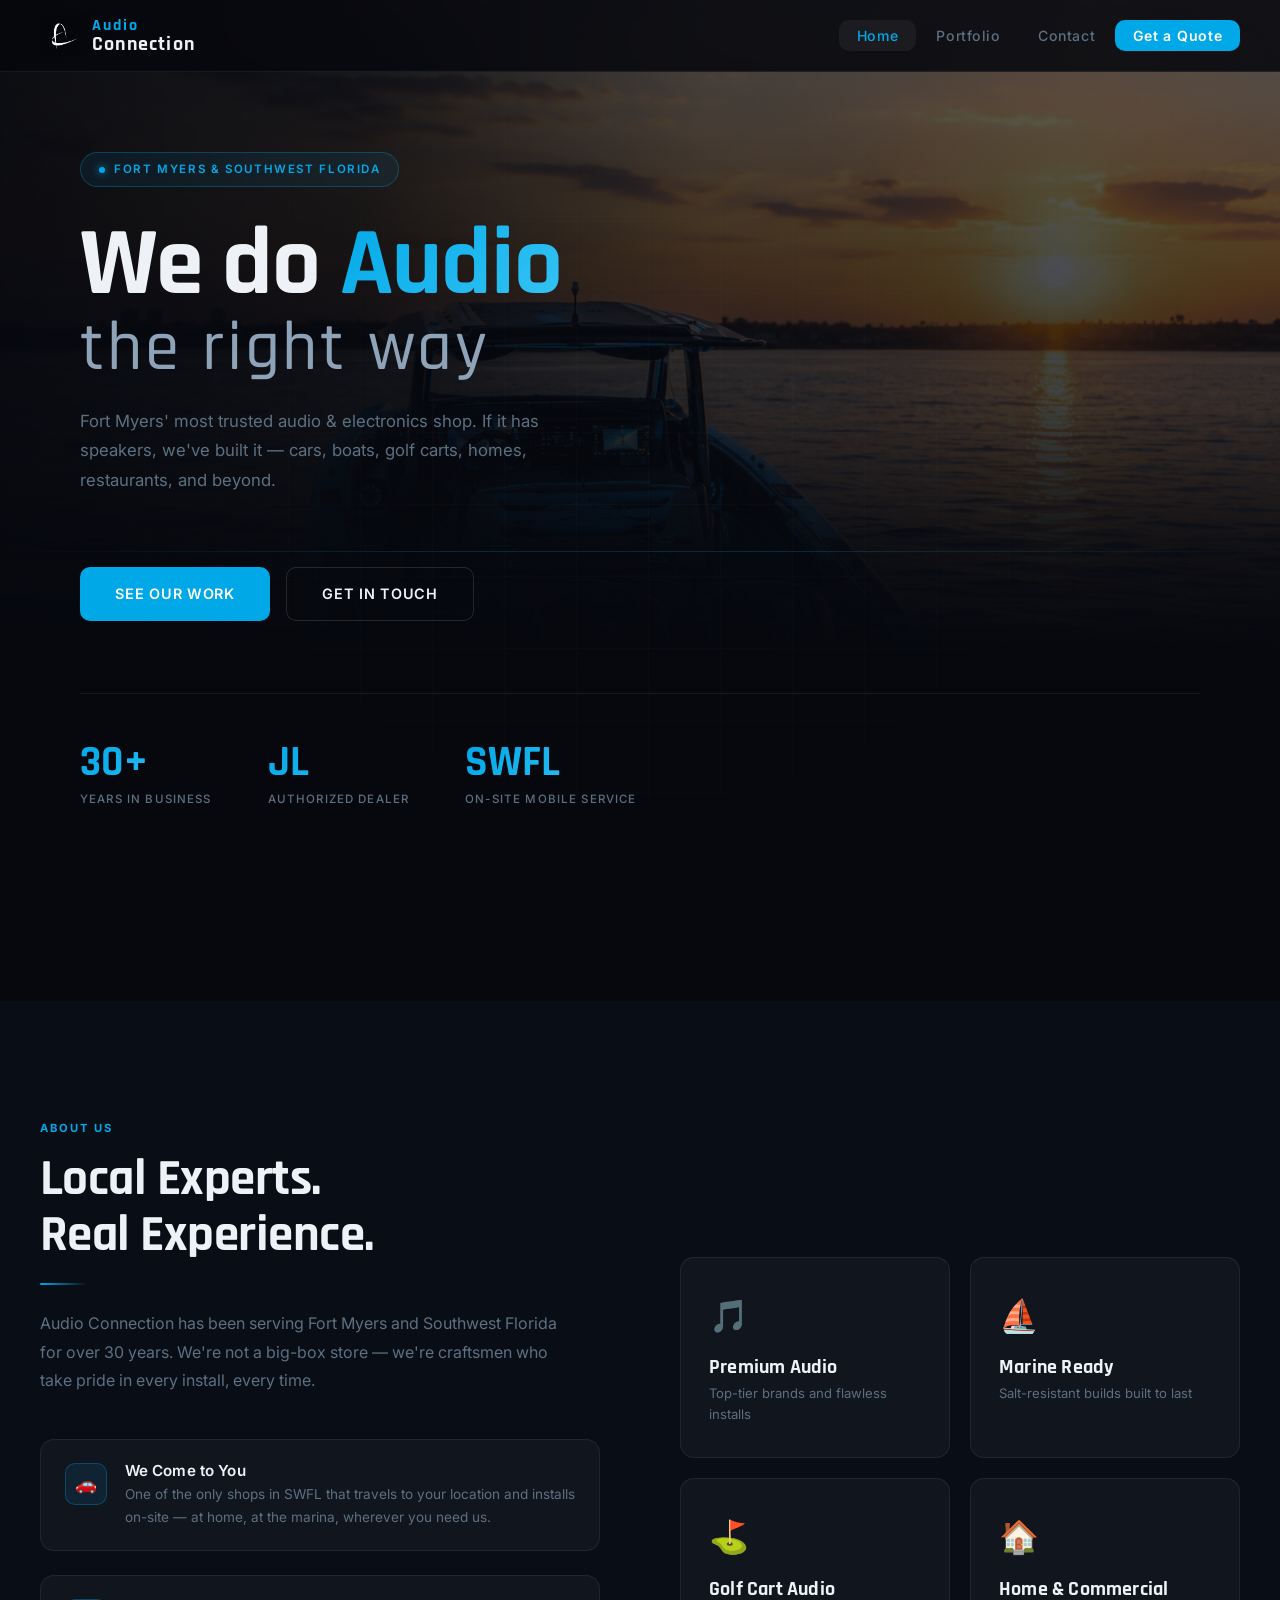
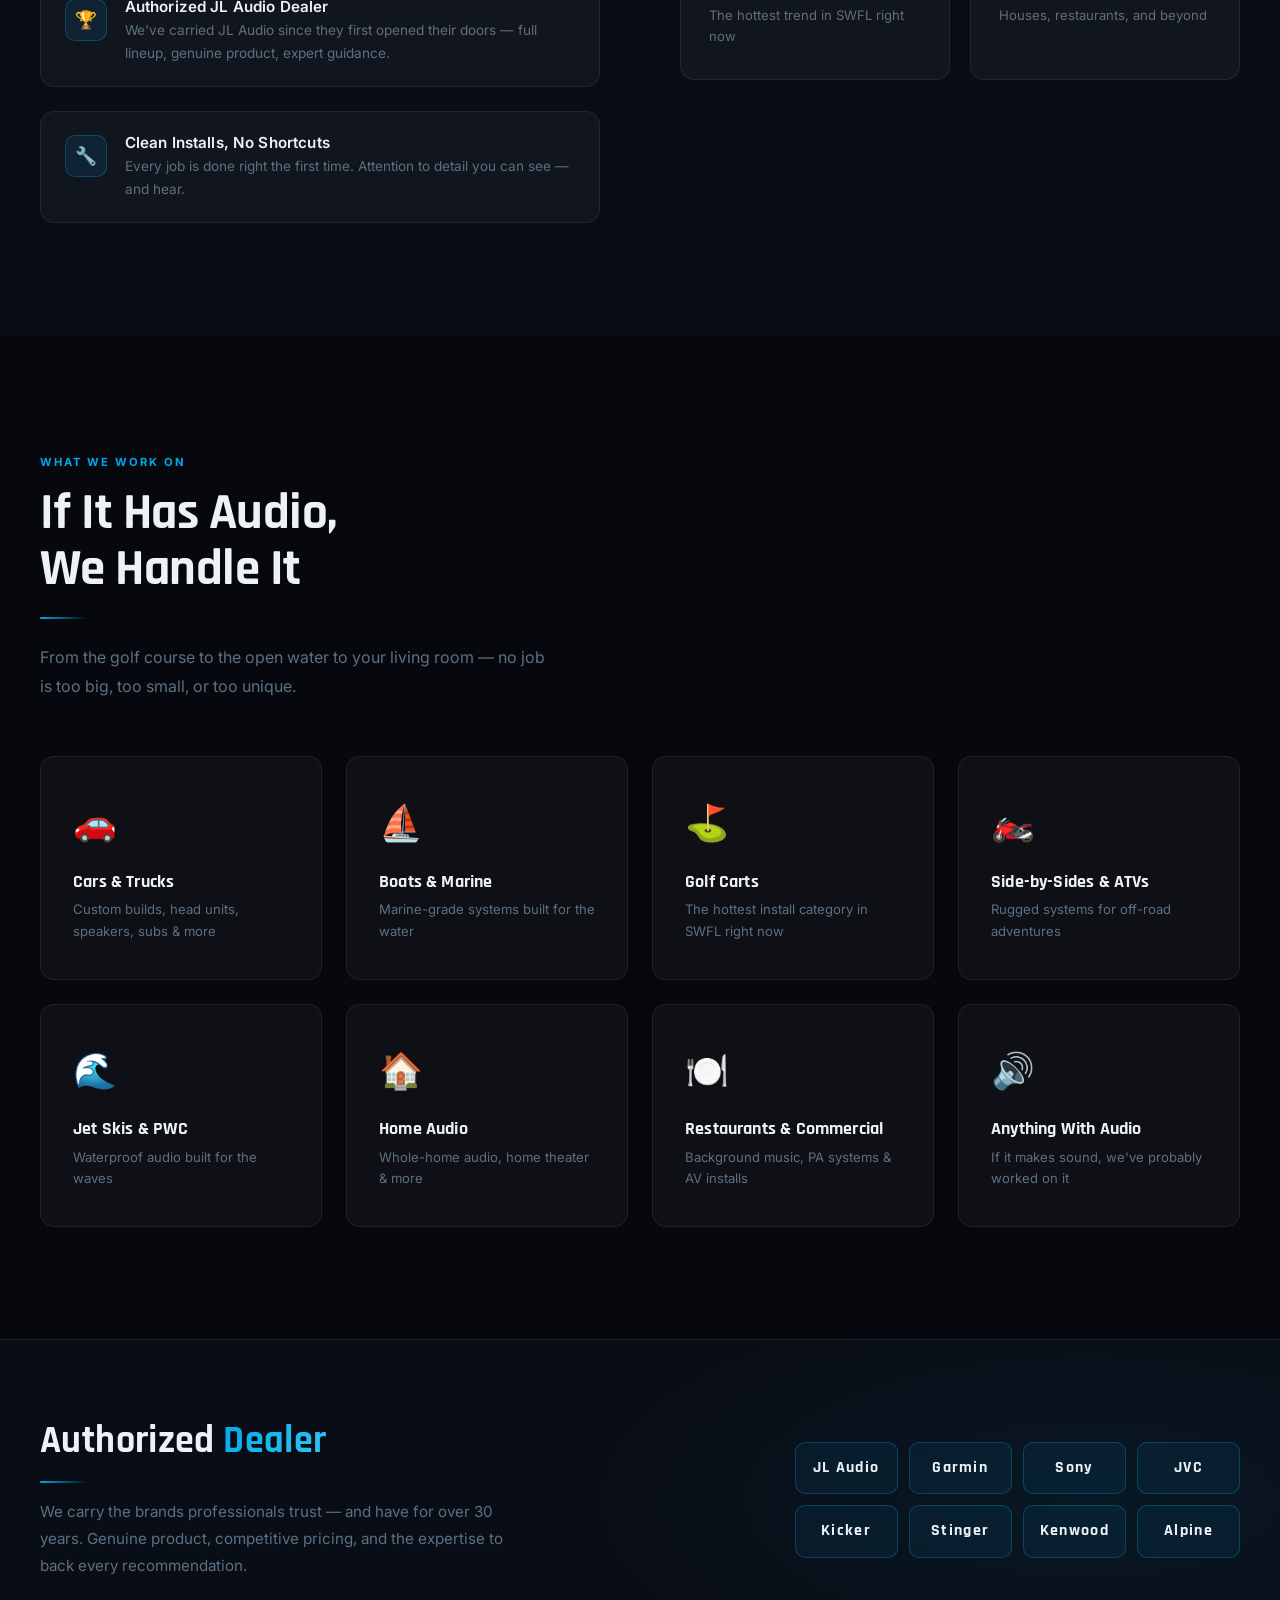
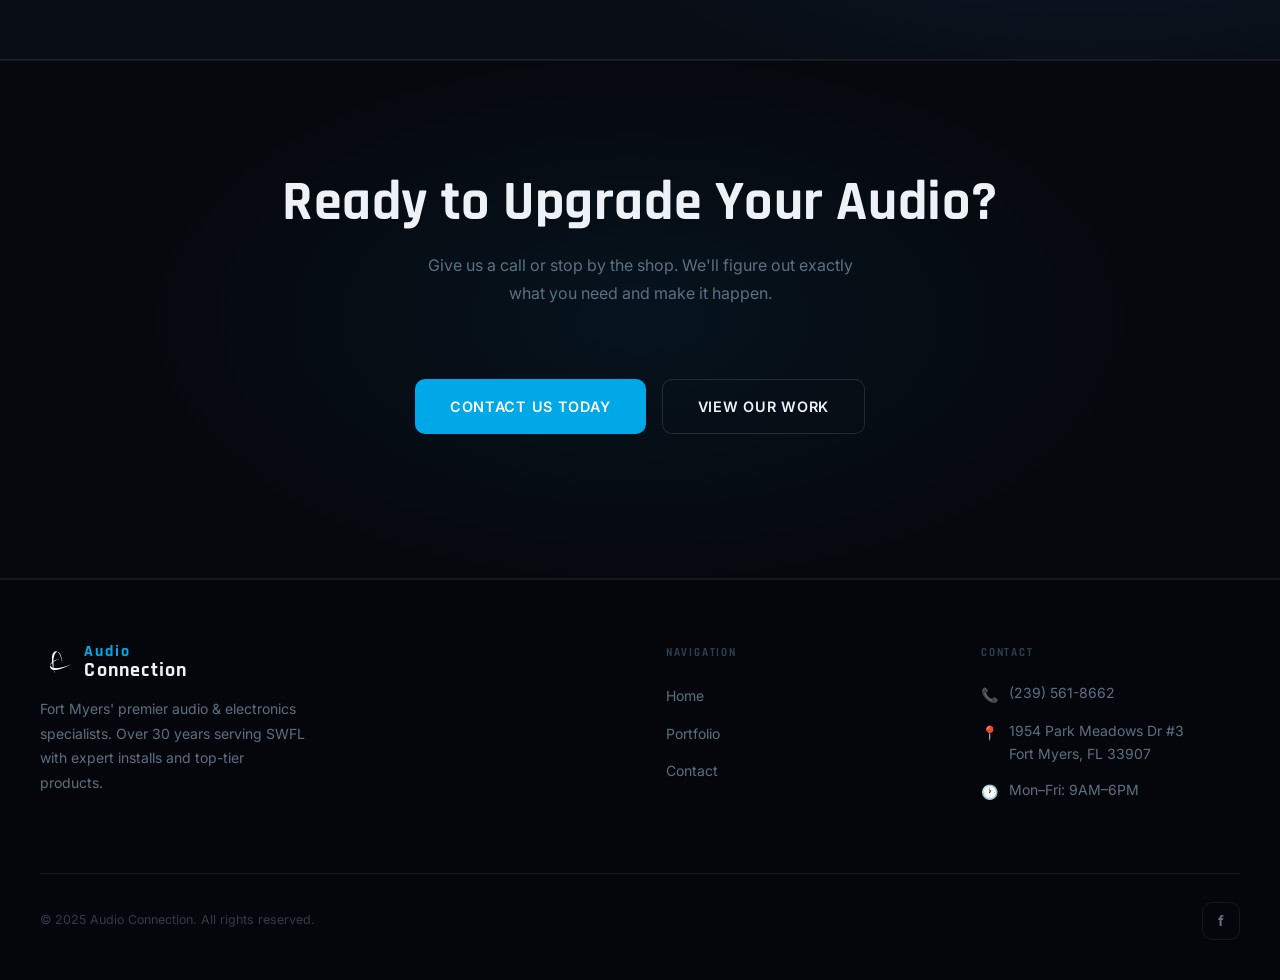
<file: index.html>
<!DOCTYPE html>
<html lang="en">
<head>
  <meta charset="UTF-8" />
  <meta name="viewport" content="width=device-width, initial-scale=1.0" />
  <title>Car, Marine &amp; Golf Cart Audio | Fort Myers, FL | Audio Connection</title>
  <meta name="description" content="Fort Myers' premier audio shop specializing in marine audio, golf cart audio &amp; premium car audio. 30+ years experience, authorized JL Audio dealer, fully mobile — we come to you anywhere in SWFL." />
  <link rel="canonical" href="https://audioconnectionfla.com/" />

  <!-- Open Graph -->
  <meta property="og:type" content="website" />
  <meta property="og:site_name" content="Audio Connection" />
  <meta property="og:title" content="Car, Marine &amp; Golf Cart Audio | Fort Myers, FL | Audio Connection" />
  <meta property="og:description" content="Fort Myers' premier audio shop specializing in marine audio, golf cart audio &amp; premium car audio. 30+ years experience, authorized JL Audio dealer, fully mobile." />
  <meta property="og:url" content="https://audioconnectionfla.com/" />
  <meta property="og:image" content="https://audioconnectionfla.com/logo.png" />
  <meta name="twitter:card" content="summary_large_image" />
  <meta name="twitter:title" content="Car, Marine &amp; Golf Cart Audio | Fort Myers, FL | Audio Connection" />
  <meta name="twitter:description" content="Fort Myers' premier audio shop specializing in marine audio, golf cart audio &amp; premium car audio. 30+ years experience, authorized JL Audio dealer, fully mobile." />
  <meta name="twitter:image" content="https://audioconnectionfla.com/logo.png" />

  <link rel="stylesheet" href="styles.css" />
  <link rel="icon" href="data:image/svg+xml,<svg xmlns='http://www.w3.org/2000/svg' viewBox='0 0 100 100'><text y='.9em' font-size='90'>🔊</text></svg>" />

  <script type="application/ld+json">
  {
    "@context": "https://schema.org",
    "@type": ["LocalBusiness", "ElectronicsStore"],
    "name": "Audio Connection",
    "image": "https://audioconnectionfla.com/logo.png",
    "url": "https://audioconnectionfla.com/",
    "telephone": "+1-239-561-8662",
    "priceRange": "$$",
    "address": {
      "@type": "PostalAddress",
      "streetAddress": "1954 Park Meadows Dr #3",
      "addressLocality": "Fort Myers",
      "addressRegion": "FL",
      "postalCode": "33907",
      "addressCountry": "US"
    },
    "openingHoursSpecification": [
      {
        "@type": "OpeningHoursSpecification",
        "dayOfWeek": ["Monday", "Tuesday", "Wednesday", "Thursday", "Friday"],
        "opens": "09:00",
        "closes": "18:00"
      }
    ],
    "areaServed": [
      { "@type": "City", "name": "Fort Myers" },
      { "@type": "City", "name": "Cape Coral" },
      { "@type": "City", "name": "Naples" },
      { "@type": "City", "name": "Bonita Springs" },
      { "@type": "City", "name": "Estero" },
      { "@type": "City", "name": "Sanibel" },
      { "@type": "City", "name": "Lehigh Acres" }
    ],
    "sameAs": [
      "https://www.facebook.com/people/Audio-Connection/100057178401418/"
    ],
    "makesOffer": [
      { "@type": "Offer", "itemOffered": { "@type": "Service", "name": "Custom Car Audio Installation" } },
      { "@type": "Offer", "itemOffered": { "@type": "Service", "name": "Marine Audio Installation" } },
      { "@type": "Offer", "itemOffered": { "@type": "Service", "name": "Golf Cart Audio Installation" } },
      { "@type": "Offer", "itemOffered": { "@type": "Service", "name": "Home Audio Installation" } }
    ]
  }
  </script>
</head>
<body>

  <!-- NAV -->
  <nav>
    <div class="nav-inner">
      <a href="index.html" class="nav-logo">
        <img src="logo.png" alt="Audio Connection logo" class="nav-logo-img" />
        <div class="nav-logo-text">
          <span class="top">Audio</span>
          <span class="bottom">Connection</span>
        </div>
      </a>
      <button class="hamburger" aria-label="Toggle menu">
        <span></span><span></span><span></span>
      </button>
      <ul class="nav-links">
        <li><a href="index.html">Home</a></li>
        <li><a href="portfolio.html">Portfolio</a></li>
        <li><a href="contact.html">Contact</a></li>
        <li><a href="contact.html" class="nav-cta">Get a Quote</a></li>
      </ul>
    </div>
  </nav>

  <!-- HERO -->
  <section class="hero">
    <div class="hero-bg"></div>
    <div class="hero-grid"></div>

    <div class="hero-content">
      <div class="hero-badge">Fort Myers &amp; Southwest Florida</div>
      <h1 class="hero-title">
        We do <span class="accent">Audio</span>
        <span class="line2">the right way</span>
      </h1>
      <p class="hero-subtitle">
        Fort Myers' most trusted audio &amp; electronics shop. If it has speakers,
        we've built it — cars, boats, golf carts, homes, restaurants, and beyond.
      </p>
      <div class="hero-actions">
        <a href="portfolio.html" class="btn btn-primary">See Our Work</a>
        <a href="contact.html" class="btn btn-secondary">Get in Touch</a>
      </div>
      <div class="hero-stats">
        <div class="stat">
          <div class="stat-number">30+</div>
          <div class="stat-label">Years in Business</div>
        </div>
        <div class="stat">
          <div class="stat-number">JL</div>
          <div class="stat-label">Authorized Dealer</div>
        </div>
        <div class="stat">
          <div class="stat-number">SWFL</div>
          <div class="stat-label">On-Site Mobile Service</div>
        </div>
      </div>
    </div>
  </section>

  <!-- ABOUT -->
  <section class="about">
    <div class="container">
      <div class="about-grid">
        <div>
          <span class="section-label fade-in">About Us</span>
          <h2 class="section-title fade-in fade-in-delay-1">Local Experts.<br />Real Experience.</h2>
          <div class="accent-line fade-in fade-in-delay-1"></div>
          <p class="section-subtitle fade-in fade-in-delay-2" style="margin-top:1.5rem;">
            Audio Connection has been serving Fort Myers and Southwest Florida for over 30 years.
            We're not a big-box store — we're craftsmen who take pride in every install, every time.
          </p>

          <div class="about-features">
            <div class="about-feature fade-in fade-in-delay-1">
              <div class="about-feature-icon">🚗</div>
              <div class="about-feature-text">
                <h4>We Come to You</h4>
                <p>One of the only shops in SWFL that travels to your location and installs on-site — at home, at the marina, wherever you need us.</p>
              </div>
            </div>
            <div class="about-feature fade-in fade-in-delay-2">
              <div class="about-feature-icon">🏆</div>
              <div class="about-feature-text">
                <h4>Authorized JL Audio Dealer</h4>
                <p>We've carried JL Audio since they first opened their doors — full lineup, genuine product, expert guidance.</p>
              </div>
            </div>
            <div class="about-feature fade-in fade-in-delay-3">
              <div class="about-feature-icon">🔧</div>
              <div class="about-feature-text">
                <h4>Clean Installs, No Shortcuts</h4>
                <p>Every job is done right the first time. Attention to detail you can see — and hear.</p>
              </div>
            </div>
          </div>
        </div>

        <div class="about-visual">
          <div class="about-card fade-in fade-in-delay-1">
            <div class="about-card-icon">🎵</div>
            <h3>Premium Audio</h3>
            <p>Top-tier brands and flawless installs</p>
          </div>
          <div class="about-card fade-in fade-in-delay-2">
            <div class="about-card-icon">⛵</div>
            <h3>Marine Ready</h3>
            <p>Salt-resistant builds built to last</p>
          </div>
          <div class="about-card fade-in fade-in-delay-3">
            <div class="about-card-icon">⛳</div>
            <h3>Golf Cart Audio</h3>
            <p>The hottest trend in SWFL right now</p>
          </div>
          <div class="about-card fade-in fade-in-delay-4">
            <div class="about-card-icon">🏠</div>
            <h3>Home &amp; Commercial</h3>
            <p>Houses, restaurants, and beyond</p>
          </div>
        </div>
      </div>
    </div>
  </section>

  <!-- SERVICES -->
  <section>
    <div class="container">
      <span class="section-label fade-in">What We Work On</span>
      <h2 class="section-title fade-in fade-in-delay-1">If It Has Audio,<br />We Handle It</h2>
      <div class="accent-line fade-in fade-in-delay-1"></div>
      <p class="section-subtitle fade-in fade-in-delay-2" style="margin-top:1.5rem;">
        From the golf course to the open water to your living room — no job is too big, too small, or too unique.
      </p>

      <div class="services-grid">
        <a href="car-audio.html" class="service-card fade-in fade-in-delay-1">
          <span class="service-icon">🚗</span>
          <h3>Cars &amp; Trucks</h3>
          <p>Custom builds, head units, speakers, subs &amp; more</p>
        </a>
        <a href="marine-audio.html" class="service-card fade-in fade-in-delay-2">
          <span class="service-icon">⛵</span>
          <h3>Boats &amp; Marine</h3>
          <p>Marine-grade systems built for the water</p>
        </a>
        <a href="golf-cart-audio.html" class="service-card fade-in fade-in-delay-3">
          <span class="service-icon">⛳</span>
          <h3>Golf Carts</h3>
          <p>The hottest install category in SWFL right now</p>
        </a>
        <div class="service-card fade-in fade-in-delay-4">
          <span class="service-icon">🏍️</span>
          <h3>Side-by-Sides &amp; ATVs</h3>
          <p>Rugged systems for off-road adventures</p>
        </div>
        <div class="service-card fade-in fade-in-delay-1">
          <span class="service-icon">🌊</span>
          <h3>Jet Skis &amp; PWC</h3>
          <p>Waterproof audio built for the waves</p>
        </div>
        <div class="service-card fade-in fade-in-delay-2">
          <span class="service-icon">🏠</span>
          <h3>Home Audio</h3>
          <p>Whole-home audio, home theater &amp; more</p>
        </div>
        <div class="service-card fade-in fade-in-delay-3">
          <span class="service-icon">🍽️</span>
          <h3>Restaurants &amp; Commercial</h3>
          <p>Background music, PA systems &amp; AV installs</p>
        </div>
        <div class="service-card fade-in fade-in-delay-4">
          <span class="service-icon">🔊</span>
          <h3>Anything With Audio</h3>
          <p>If it makes sound, we've probably worked on it</p>
        </div>
      </div>
    </div>
  </section>

  <!-- AUTHORIZED DEALERS BANNER -->
  <div class="jl-banner">
    <div class="jl-banner-inner">
      <div class="jl-text fade-in">
        <h2>Authorized <span style="background:linear-gradient(135deg,var(--accent),var(--accent-bright));-webkit-background-clip:text;-webkit-text-fill-color:transparent;background-clip:text;">Dealer</span></h2>
        <div class="accent-line" style="margin-bottom:1rem;"></div>
        <p>We carry the brands professionals trust — and have for over 30 years.
           Genuine product, competitive pricing, and the expertise to back every recommendation.</p>
      </div>
      <div class="brand-grid fade-in fade-in-delay-2">
        <div class="brand-badge">JL Audio</div>
        <div class="brand-badge">Garmin</div>
        <div class="brand-badge">Sony</div>
        <div class="brand-badge">JVC</div>
        <div class="brand-badge">Kicker</div>
        <div class="brand-badge">Stinger</div>
        <div class="brand-badge">Kenwood</div>
        <div class="brand-badge">Alpine</div>
      </div>
    </div>
  </div>

  <!-- CTA -->
  <section class="cta-section">
    <div class="container">
      <h2 class="fade-in">Ready to Upgrade Your Audio?</h2>
      <p class="fade-in fade-in-delay-1">
        Give us a call or stop by the shop. We'll figure out exactly what you need and make it happen.
      </p>
      <div class="hero-actions" style="justify-content:center;">
        <a href="contact.html" class="btn btn-primary fade-in fade-in-delay-2">Contact Us Today</a>
        <a href="portfolio.html" class="btn btn-secondary fade-in fade-in-delay-3">View Our Work</a>
      </div>
    </div>
  </section>

  <!-- FOOTER -->
  <footer>
    <div class="footer-inner">
      <div class="footer-grid">
        <div class="footer-brand">
          <a href="index.html" class="nav-logo" style="gap:0.65rem;">
            <img src="logo.png" alt="Audio Connection" class="nav-logo-img" style="height:34px;" />
            <div class="nav-logo-text">
              <span class="top">Audio</span>
              <span class="bottom">Connection</span>
            </div>
          </a>
          <p>Fort Myers' premier audio &amp; electronics specialists. Over 30 years serving SWFL with expert installs and top-tier products.</p>
        </div>
        <div>
          <div class="footer-heading">Navigation</div>
          <ul class="footer-links">
            <li><a href="index.html">Home</a></li>
            <li><a href="portfolio.html">Portfolio</a></li>
            <li><a href="contact.html">Contact</a></li>
          </ul>
        </div>
        <div>
          <div class="footer-heading">Contact</div>
          <div class="footer-contact-item">
            <span>📞</span>
            <a href="tel:+12395618662">(239) 561-8662</a>
          </div>
          <div class="footer-contact-item">
            <span>📍</span>
            <span>1954 Park Meadows Dr #3<br />Fort Myers, FL 33907</span>
          </div>
          <div class="footer-contact-item">
            <span>🕐</span>
            <span>Mon–Fri: 9AM–6PM</span>
          </div>
        </div>
      </div>
      <div class="footer-bottom">
        <p>&copy; 2025 Audio Connection. All rights reserved.</p>
        <div class="social-links">
          <a href="https://www.facebook.com/people/Audio-Connection/100057178401418/" target="_blank" rel="noopener" class="social-link" title="Facebook">f</a>
        </div>
      </div>
    </div>
  </footer>

  <script src="script.js"></script>
</body>
</html>
</file>
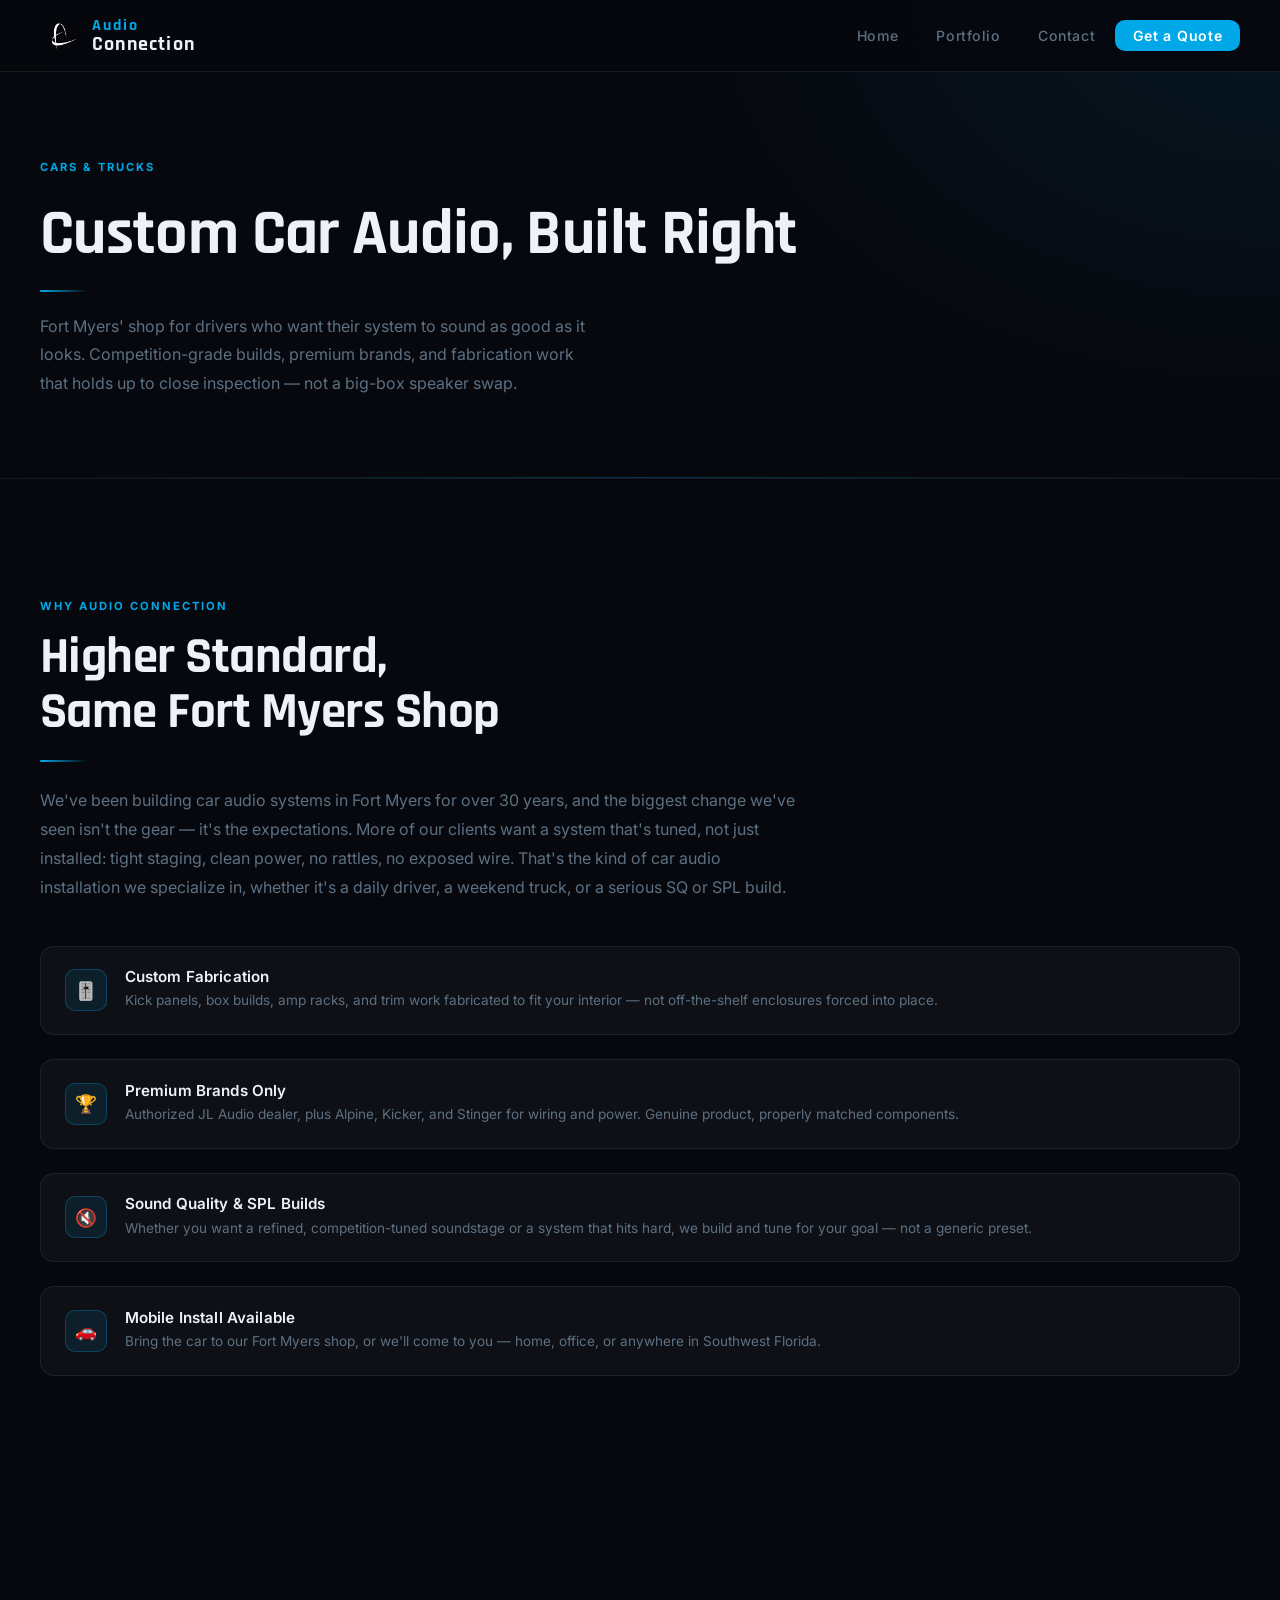
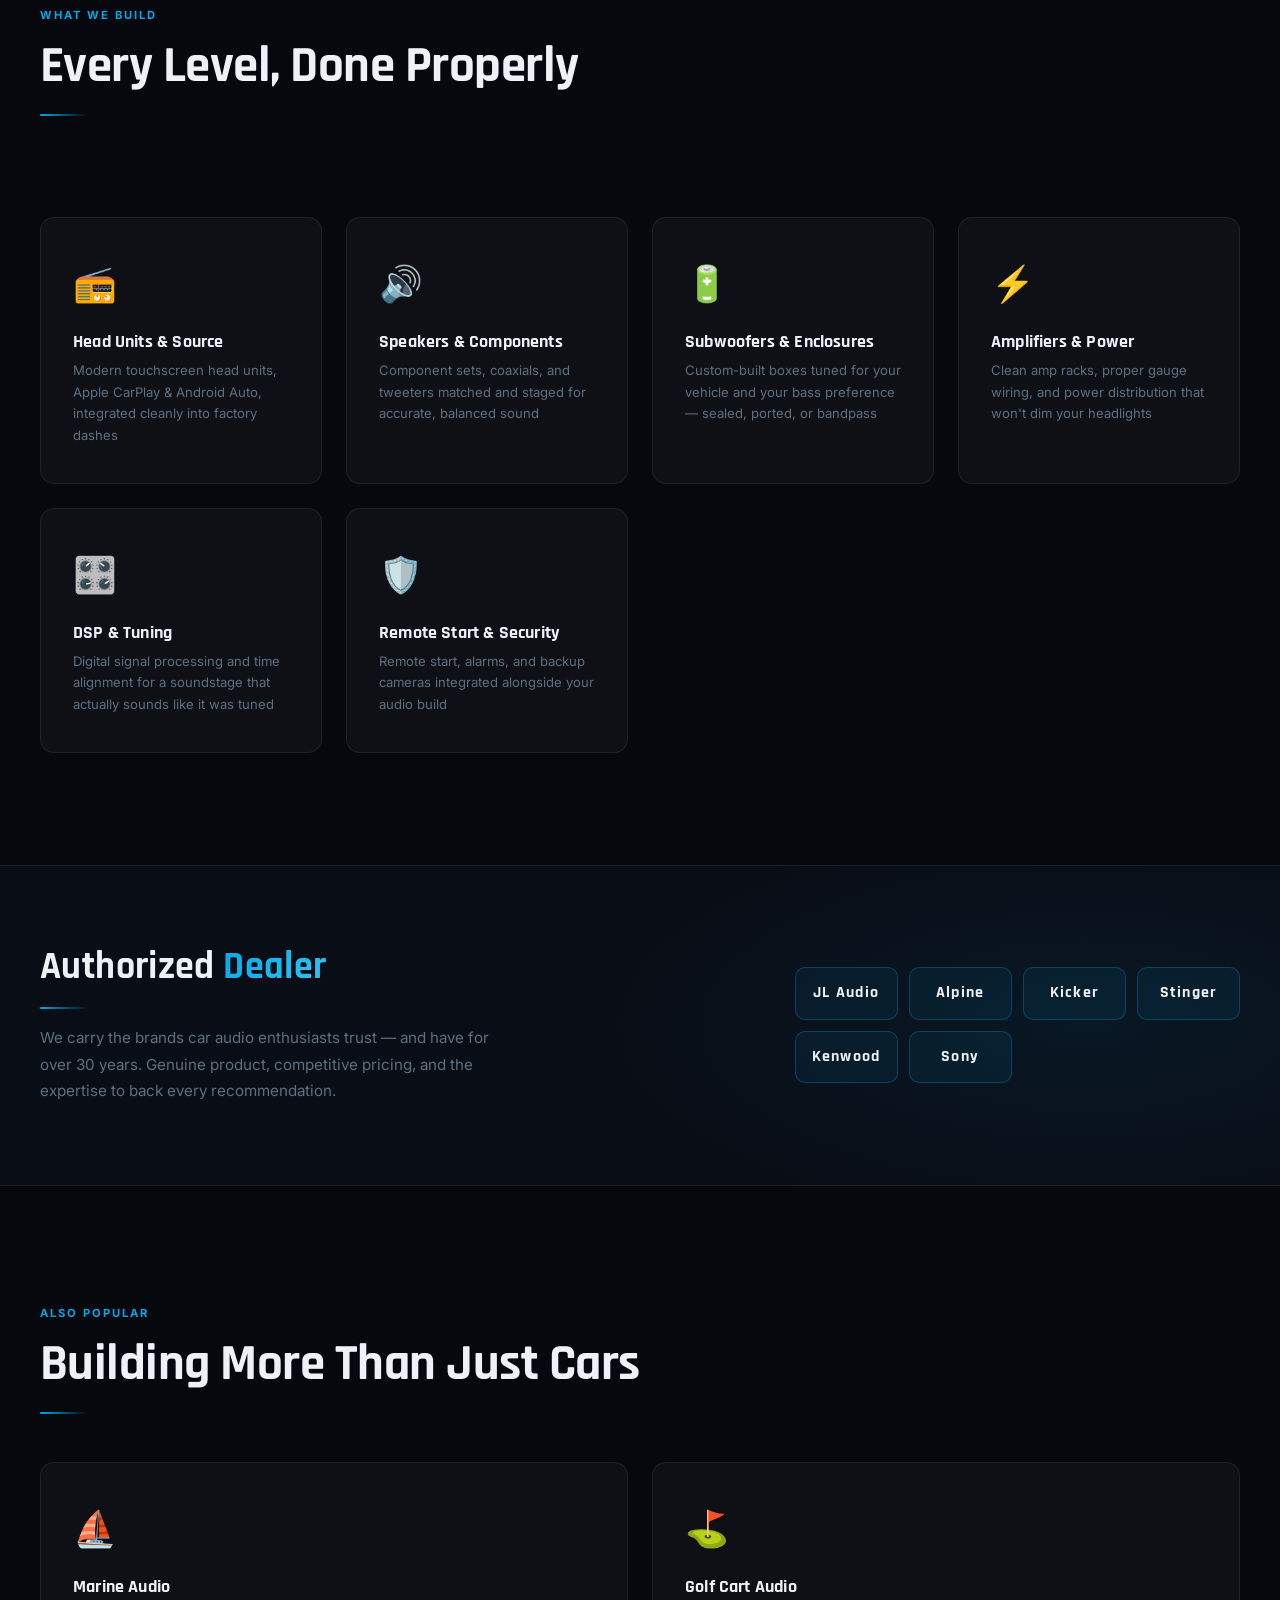
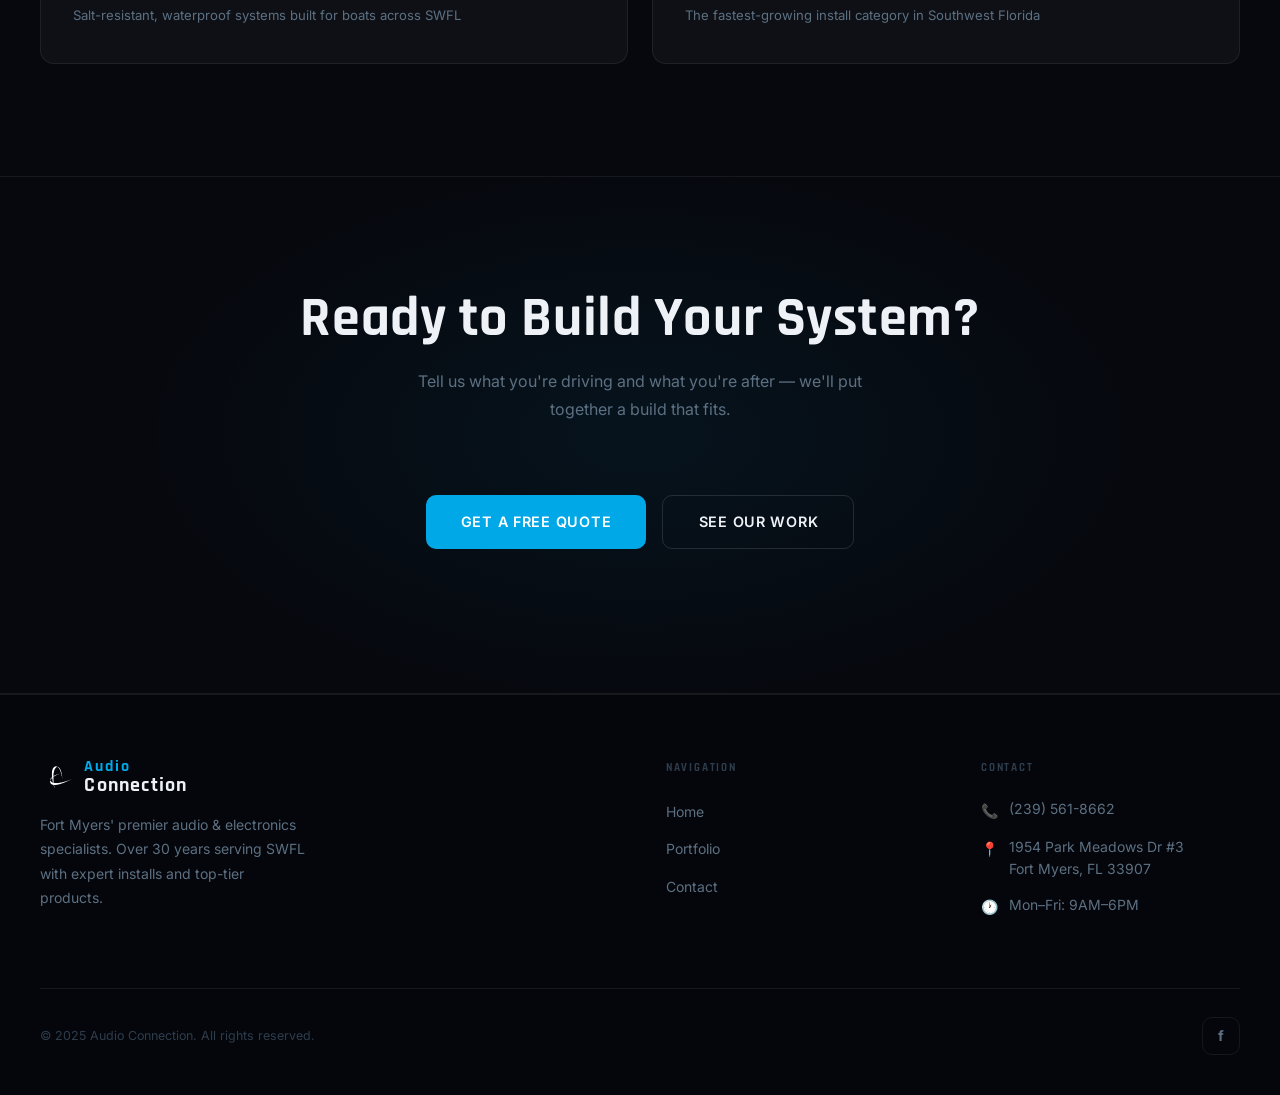
<file: car-audio.html>
<!DOCTYPE html>
<html lang="en">
<head>
  <meta charset="UTF-8" />
  <meta name="viewport" content="width=device-width, initial-scale=1.0" />
  <title>Custom Car Audio Installation | Fort Myers, FL | Audio Connection</title>
  <meta name="description" content="High-end custom car audio installation in Fort Myers, FL. Competition-grade builds, premium brands, clean fabrication. 30+ years experience, mobile install available across SWFL." />
  <link rel="canonical" href="https://audioconnectionfla.com/car-audio.html" />

  <!-- Open Graph -->
  <meta property="og:type" content="website" />
  <meta property="og:site_name" content="Audio Connection" />
  <meta property="og:title" content="Custom Car Audio Installation | Fort Myers, FL | Audio Connection" />
  <meta property="og:description" content="High-end custom car audio installation in Fort Myers, FL. Competition-grade builds, premium brands, clean fabrication. 30+ years experience, mobile install available across SWFL." />
  <meta property="og:url" content="https://audioconnectionfla.com/car-audio.html" />
  <meta property="og:image" content="https://audioconnectionfla.com/logo.png" />
  <meta name="twitter:card" content="summary_large_image" />
  <meta name="twitter:title" content="Custom Car Audio Installation | Fort Myers, FL | Audio Connection" />
  <meta name="twitter:description" content="High-end custom car audio installation in Fort Myers, FL. Competition-grade builds, premium brands, clean fabrication. 30+ years experience, mobile install available across SWFL." />
  <meta name="twitter:image" content="https://audioconnectionfla.com/logo.png" />

  <link rel="stylesheet" href="styles.css" />
  <link rel="icon" href="data:image/svg+xml,<svg xmlns='http://www.w3.org/2000/svg' viewBox='0 0 100 100'><text y='.9em' font-size='90'>🔊</text></svg>" />

  <script type="application/ld+json">
  {
    "@context": "https://schema.org",
    "@type": ["LocalBusiness", "ElectronicsStore"],
    "name": "Audio Connection",
    "image": "https://audioconnectionfla.com/logo.png",
    "url": "https://audioconnectionfla.com/",
    "telephone": "+1-239-561-8662",
    "priceRange": "$$",
    "address": {
      "@type": "PostalAddress",
      "streetAddress": "1954 Park Meadows Dr #3",
      "addressLocality": "Fort Myers",
      "addressRegion": "FL",
      "postalCode": "33907",
      "addressCountry": "US"
    },
    "openingHoursSpecification": [
      {
        "@type": "OpeningHoursSpecification",
        "dayOfWeek": ["Monday", "Tuesday", "Wednesday", "Thursday", "Friday"],
        "opens": "09:00",
        "closes": "18:00"
      }
    ],
    "areaServed": [
      { "@type": "City", "name": "Fort Myers" },
      { "@type": "City", "name": "Cape Coral" },
      { "@type": "City", "name": "Naples" },
      { "@type": "City", "name": "Bonita Springs" },
      { "@type": "City", "name": "Estero" },
      { "@type": "City", "name": "Sanibel" },
      { "@type": "City", "name": "Lehigh Acres" }
    ],
    "sameAs": [
      "https://www.facebook.com/people/Audio-Connection/100057178401418/"
    ]
  }
  </script>
  <script type="application/ld+json">
  {
    "@context": "https://schema.org",
    "@type": "Service",
    "serviceType": "Custom Car Audio Installation",
    "name": "Custom Car Audio Installation",
    "provider": {
      "@type": "LocalBusiness",
      "name": "Audio Connection",
      "telephone": "+1-239-561-8662",
      "address": {
        "@type": "PostalAddress",
        "streetAddress": "1954 Park Meadows Dr #3",
        "addressLocality": "Fort Myers",
        "addressRegion": "FL",
        "postalCode": "33907",
        "addressCountry": "US"
      }
    },
    "areaServed": [
      { "@type": "City", "name": "Fort Myers" },
      { "@type": "City", "name": "Cape Coral" },
      { "@type": "City", "name": "Naples" },
      { "@type": "City", "name": "Bonita Springs" },
      { "@type": "City", "name": "Estero" }
    ],
    "url": "https://audioconnectionfla.com/car-audio.html"
  }
  </script>
</head>
<body>

  <!-- NAV -->
  <nav>
    <div class="nav-inner">
      <a href="index.html" class="nav-logo">
        <img src="logo.png" alt="Audio Connection logo" class="nav-logo-img" />
        <div class="nav-logo-text">
          <span class="top">Audio</span>
          <span class="bottom">Connection</span>
        </div>
      </a>
      <button class="hamburger" aria-label="Toggle menu">
        <span></span><span></span><span></span>
      </button>
      <ul class="nav-links">
        <li><a href="index.html">Home</a></li>
        <li><a href="portfolio.html">Portfolio</a></li>
        <li><a href="contact.html">Contact</a></li>
        <li><a href="contact.html" class="nav-cta">Get a Quote</a></li>
      </ul>
    </div>
  </nav>

  <!-- PAGE HERO -->
  <div class="page-hero">
    <div class="page-hero-inner">
      <span class="section-label">Cars &amp; Trucks</span>
      <h1 style="font-size:clamp(2.4rem,5.5vw,4rem); margin:0.6rem 0 0.5rem; letter-spacing:-0.01em;">Custom Car Audio, Built Right</h1>
      <div class="accent-line"></div>
      <p style="color:var(--text-secondary); font-size:1rem; max-width:560px; line-height:1.8; margin-top:1.25rem;">
        Fort Myers' shop for drivers who want their system to sound as good as it looks. Competition-grade
        builds, premium brands, and fabrication work that holds up to close inspection — not a big-box
        speaker swap.
      </p>
    </div>
  </div>

  <!-- INTRO -->
  <section>
    <div class="container">
      <span class="section-label fade-in">Why Audio Connection</span>
      <h2 class="section-title fade-in fade-in-delay-1">Higher Standard,<br />Same Fort Myers Shop</h2>
      <div class="accent-line fade-in fade-in-delay-1"></div>
      <p class="section-subtitle fade-in fade-in-delay-2" style="margin-top:1.5rem; max-width:760px;">
        We've been building car audio systems in Fort Myers for over 30 years, and the biggest change we've
        seen isn't the gear — it's the expectations. More of our clients want a system that's tuned, not just
        installed: tight staging, clean power, no rattles, no exposed wire. That's the kind of car audio
        installation we specialize in, whether it's a daily driver, a weekend truck, or a serious SQ or SPL build.
      </p>

      <div class="about-features">
        <div class="about-feature fade-in fade-in-delay-1">
          <div class="about-feature-icon">🎚️</div>
          <div class="about-feature-text">
            <h4>Custom Fabrication</h4>
            <p>Kick panels, box builds, amp racks, and trim work fabricated to fit your interior — not off-the-shelf enclosures forced into place.</p>
          </div>
        </div>
        <div class="about-feature fade-in fade-in-delay-2">
          <div class="about-feature-icon">🏆</div>
          <div class="about-feature-text">
            <h4>Premium Brands Only</h4>
            <p>Authorized JL Audio dealer, plus Alpine, Kicker, and Stinger for wiring and power. Genuine product, properly matched components.</p>
          </div>
        </div>
        <div class="about-feature fade-in fade-in-delay-3">
          <div class="about-feature-icon">🔇</div>
          <div class="about-feature-text">
            <h4>Sound Quality &amp; SPL Builds</h4>
            <p>Whether you want a refined, competition-tuned soundstage or a system that hits hard, we build and tune for your goal — not a generic preset.</p>
          </div>
        </div>
        <div class="about-feature fade-in fade-in-delay-4">
          <div class="about-feature-icon">🚗</div>
          <div class="about-feature-text">
            <h4>Mobile Install Available</h4>
            <p>Bring the car to our Fort Myers shop, or we'll come to you — home, office, or anywhere in Southwest Florida.</p>
          </div>
        </div>
      </div>
    </div>
  </section>

  <!-- WHAT WE BUILD -->
  <section>
    <div class="container">
      <span class="section-label fade-in">What We Build</span>
      <h2 class="section-title fade-in fade-in-delay-1">Every Level, Done Properly</h2>
      <div class="accent-line fade-in fade-in-delay-1"></div>
      <p class="section-subtitle fade-in fade-in-delay-2" style="margin-top:1.5rem; max-width:760px;">
        From a clean head unit swap to a full ground-up rebuild, every install gets the same attention to detail.
      </p>

      <div class="services-grid" style="margin-top:3rem;">
        <div class="service-card fade-in fade-in-delay-1">
          <span class="service-icon">📻</span>
          <h3>Head Units &amp; Source</h3>
          <p>Modern touchscreen head units, Apple CarPlay &amp; Android Auto, integrated cleanly into factory dashes</p>
        </div>
        <div class="service-card fade-in fade-in-delay-2">
          <span class="service-icon">🔊</span>
          <h3>Speakers &amp; Components</h3>
          <p>Component sets, coaxials, and tweeters matched and staged for accurate, balanced sound</p>
        </div>
        <div class="service-card fade-in fade-in-delay-3">
          <span class="service-icon">🔋</span>
          <h3>Subwoofers &amp; Enclosures</h3>
          <p>Custom-built boxes tuned for your vehicle and your bass preference — sealed, ported, or bandpass</p>
        </div>
        <div class="service-card fade-in fade-in-delay-4">
          <span class="service-icon">⚡</span>
          <h3>Amplifiers &amp; Power</h3>
          <p>Clean amp racks, proper gauge wiring, and power distribution that won't dim your headlights</p>
        </div>
        <div class="service-card fade-in fade-in-delay-1">
          <span class="service-icon">🎛️</span>
          <h3>DSP &amp; Tuning</h3>
          <p>Digital signal processing and time alignment for a soundstage that actually sounds like it was tuned</p>
        </div>
        <div class="service-card fade-in fade-in-delay-2">
          <span class="service-icon">🛡️</span>
          <h3>Remote Start &amp; Security</h3>
          <p>Remote start, alarms, and backup cameras integrated alongside your audio build</p>
        </div>
      </div>
    </div>
  </section>

  <!-- AUTHORIZED DEALERS BANNER -->
  <div class="jl-banner">
    <div class="jl-banner-inner">
      <div class="jl-text fade-in">
        <h2>Authorized <span style="background:linear-gradient(135deg,var(--accent),var(--accent-bright));-webkit-background-clip:text;-webkit-text-fill-color:transparent;background-clip:text;">Dealer</span></h2>
        <div class="accent-line" style="margin-bottom:1rem;"></div>
        <p>We carry the brands car audio enthusiasts trust — and have for over 30 years.
           Genuine product, competitive pricing, and the expertise to back every recommendation.</p>
      </div>
      <div class="brand-grid fade-in fade-in-delay-2">
        <div class="brand-badge">JL Audio</div>
        <div class="brand-badge">Alpine</div>
        <div class="brand-badge">Kicker</div>
        <div class="brand-badge">Stinger</div>
        <div class="brand-badge">Kenwood</div>
        <div class="brand-badge">Sony</div>
      </div>
    </div>
  </div>

  <!-- CROSS-LINKS -->
  <section>
    <div class="container">
      <span class="section-label fade-in">Also Popular</span>
      <h2 class="section-title fade-in fade-in-delay-1">Building More Than Just Cars</h2>
      <div class="accent-line fade-in fade-in-delay-1"></div>
      <div class="services-grid" style="margin-top:3rem; grid-template-columns:repeat(2,1fr);">
        <a href="marine-audio.html" class="service-card fade-in fade-in-delay-1">
          <span class="service-icon">⛵</span>
          <h3>Marine Audio</h3>
          <p>Salt-resistant, waterproof systems built for boats across SWFL</p>
        </a>
        <a href="golf-cart-audio.html" class="service-card fade-in fade-in-delay-2">
          <span class="service-icon">⛳</span>
          <h3>Golf Cart Audio</h3>
          <p>The fastest-growing install category in Southwest Florida</p>
        </a>
      </div>
    </div>
  </section>

  <!-- CTA -->
  <section class="cta-section">
    <div class="container">
      <h2 class="fade-in">Ready to Build Your System?</h2>
      <p class="fade-in fade-in-delay-1">
        Tell us what you're driving and what you're after — we'll put together a build that fits.
      </p>
      <div class="hero-actions" style="justify-content:center;">
        <a href="contact.html?service=car" class="btn btn-primary fade-in fade-in-delay-2">Get a Free Quote</a>
        <a href="portfolio.html" class="btn btn-secondary fade-in fade-in-delay-3">See Our Work</a>
      </div>
    </div>
  </section>

  <!-- FOOTER -->
  <footer>
    <div class="footer-inner">
      <div class="footer-grid">
        <div class="footer-brand">
          <a href="index.html" class="nav-logo" style="gap:0.65rem;">
            <img src="logo.png" alt="Audio Connection" class="nav-logo-img" style="height:34px;" />
            <div class="nav-logo-text">
              <span class="top">Audio</span>
              <span class="bottom">Connection</span>
            </div>
          </a>
          <p>Fort Myers' premier audio &amp; electronics specialists. Over 30 years serving SWFL with expert installs and top-tier products.</p>
        </div>
        <div>
          <div class="footer-heading">Navigation</div>
          <ul class="footer-links">
            <li><a href="index.html">Home</a></li>
            <li><a href="portfolio.html">Portfolio</a></li>
            <li><a href="contact.html">Contact</a></li>
          </ul>
        </div>
        <div>
          <div class="footer-heading">Contact</div>
          <div class="footer-contact-item">
            <span>📞</span>
            <a href="tel:+12395618662">(239) 561-8662</a>
          </div>
          <div class="footer-contact-item">
            <span>📍</span>
            <span>1954 Park Meadows Dr #3<br />Fort Myers, FL 33907</span>
          </div>
          <div class="footer-contact-item">
            <span>🕐</span>
            <span>Mon–Fri: 9AM–6PM</span>
          </div>
        </div>
      </div>
      <div class="footer-bottom">
        <p>&copy; 2025 Audio Connection. All rights reserved.</p>
        <div class="social-links">
          <a href="https://www.facebook.com/people/Audio-Connection/100057178401418/" target="_blank" rel="noopener" class="social-link" title="Facebook">f</a>
        </div>
      </div>
    </div>
  </footer>

  <script src="script.js"></script>
</body>
</html>
</file>
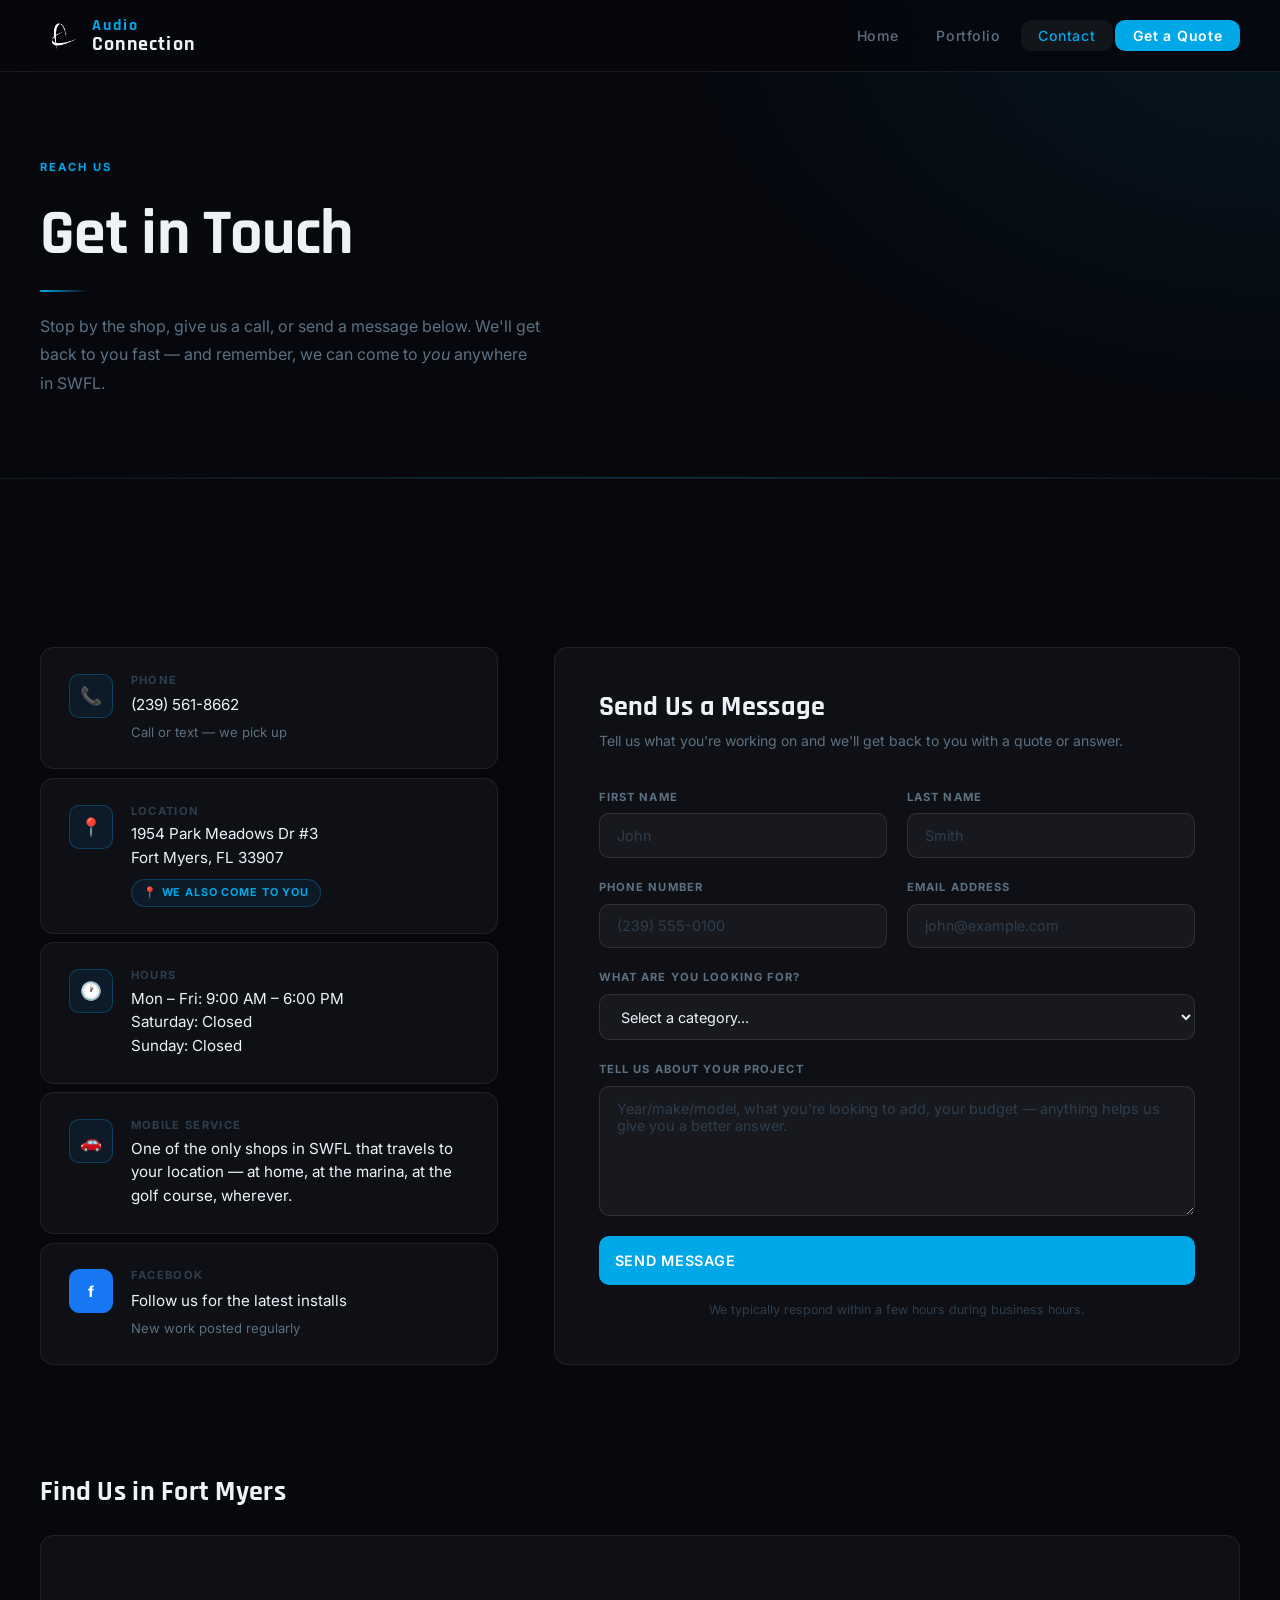
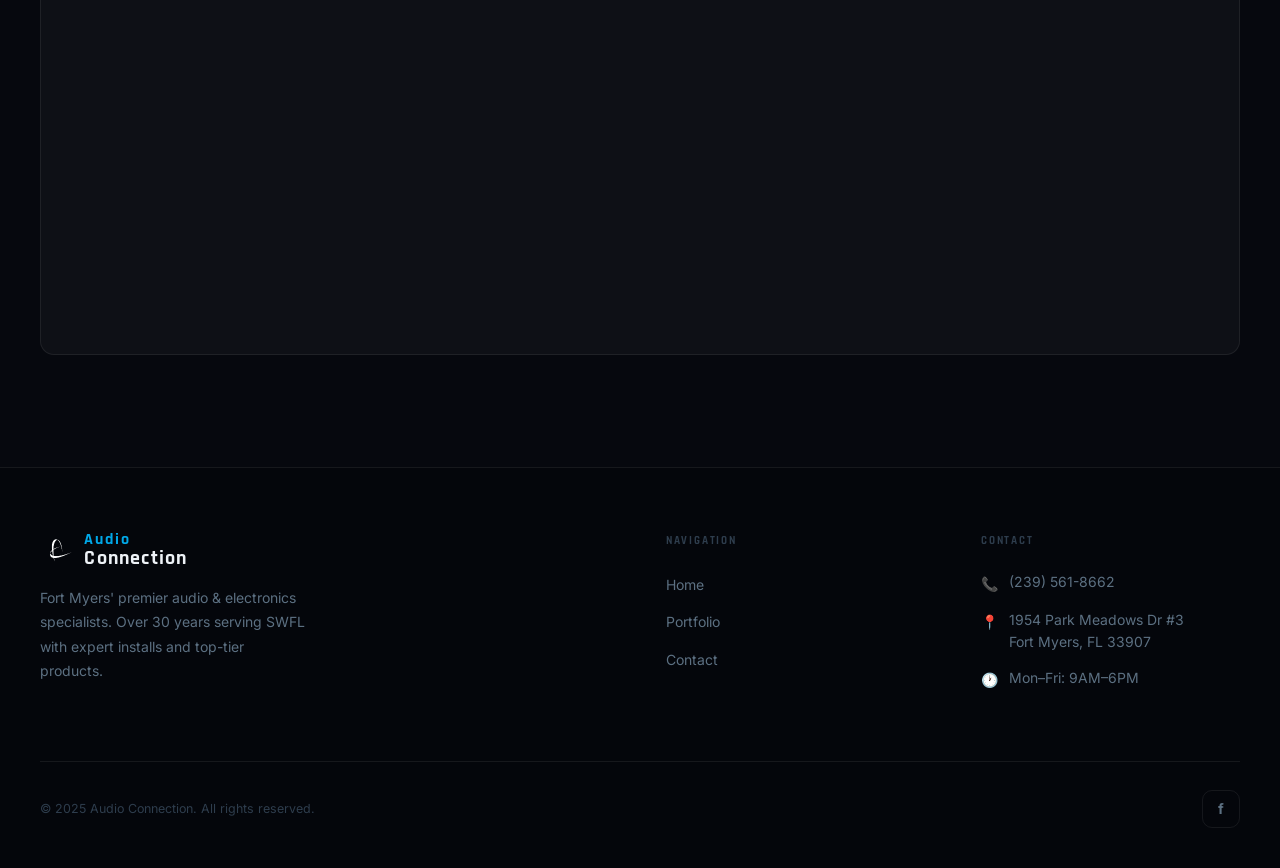
<file: contact.html>
<!DOCTYPE html>
<html lang="en">
<head>
  <meta charset="UTF-8" />
  <meta name="viewport" content="width=device-width, initial-scale=1.0" />
  <title>Contact Us | Audio Connection — Fort Myers, FL</title>
  <meta name="description" content="Contact Audio Connection in Fort Myers, FL for car, marine &amp; golf cart audio installs. Call, stop by the shop, or send a message. We also travel to your location across SWFL." />
  <link rel="canonical" href="https://audioconnectionfla.com/contact.html" />

  <!-- Open Graph -->
  <meta property="og:type" content="website" />
  <meta property="og:site_name" content="Audio Connection" />
  <meta property="og:title" content="Contact Us | Audio Connection — Fort Myers, FL" />
  <meta property="og:description" content="Contact Audio Connection in Fort Myers, FL for car, marine &amp; golf cart audio installs. Call, stop by the shop, or send a message. We also travel to your location across SWFL." />
  <meta property="og:url" content="https://audioconnectionfla.com/contact.html" />
  <meta property="og:image" content="https://audioconnectionfla.com/logo.png" />
  <meta name="twitter:card" content="summary_large_image" />
  <meta name="twitter:title" content="Contact Us | Audio Connection — Fort Myers, FL" />
  <meta name="twitter:description" content="Contact Audio Connection in Fort Myers, FL for car, marine &amp; golf cart audio installs. Call, stop by the shop, or send a message. We also travel to your location across SWFL." />
  <meta name="twitter:image" content="https://audioconnectionfla.com/logo.png" />

  <link rel="stylesheet" href="styles.css" />
  <link rel="icon" href="data:image/svg+xml,<svg xmlns='http://www.w3.org/2000/svg' viewBox='0 0 100 100'><text y='.9em' font-size='90'>🔊</text></svg>" />

  <script type="application/ld+json">
  {
    "@context": "https://schema.org",
    "@type": ["LocalBusiness", "ElectronicsStore"],
    "name": "Audio Connection",
    "image": "https://audioconnectionfla.com/logo.png",
    "url": "https://audioconnectionfla.com/",
    "telephone": "+1-239-561-8662",
    "priceRange": "$$",
    "address": {
      "@type": "PostalAddress",
      "streetAddress": "1954 Park Meadows Dr #3",
      "addressLocality": "Fort Myers",
      "addressRegion": "FL",
      "postalCode": "33907",
      "addressCountry": "US"
    },
    "openingHoursSpecification": [
      {
        "@type": "OpeningHoursSpecification",
        "dayOfWeek": ["Monday", "Tuesday", "Wednesday", "Thursday", "Friday"],
        "opens": "09:00",
        "closes": "18:00"
      }
    ],
    "areaServed": [
      { "@type": "City", "name": "Fort Myers" },
      { "@type": "City", "name": "Cape Coral" },
      { "@type": "City", "name": "Naples" },
      { "@type": "City", "name": "Bonita Springs" },
      { "@type": "City", "name": "Estero" },
      { "@type": "City", "name": "Sanibel" },
      { "@type": "City", "name": "Lehigh Acres" }
    ],
    "sameAs": [
      "https://www.facebook.com/people/Audio-Connection/100057178401418/"
    ]
  }
  </script>
</head>
<body>

  <!-- NAV -->
  <nav>
    <div class="nav-inner">
      <a href="index.html" class="nav-logo">
        <img src="logo.png" alt="Audio Connection logo" class="nav-logo-img" />
        <div class="nav-logo-text">
          <span class="top">Audio</span>
          <span class="bottom">Connection</span>
        </div>
      </a>
      <button class="hamburger" aria-label="Toggle menu">
        <span></span><span></span><span></span>
      </button>
      <ul class="nav-links">
        <li><a href="index.html">Home</a></li>
        <li><a href="portfolio.html">Portfolio</a></li>
        <li><a href="contact.html">Contact</a></li>
        <li><a href="contact.html" class="nav-cta">Get a Quote</a></li>
      </ul>
    </div>
  </nav>

  <!-- PAGE HERO -->
  <div class="page-hero">
    <div class="page-hero-inner">
      <span class="section-label">Reach Us</span>
      <h1 style="font-size:clamp(2.4rem,5.5vw,4rem); margin:0.6rem 0 0.5rem; letter-spacing:-0.01em;">Get in Touch</h1>
      <div class="accent-line"></div>
      <p style="color:var(--text-secondary); font-size:1rem; max-width:500px; line-height:1.8; margin-top:1.25rem;">
        Stop by the shop, give us a call, or send a message below. We'll get back to you fast —
        and remember, we can come to <em>you</em> anywhere in SWFL.
      </p>
    </div>
  </div>

  <!-- CONTACT SECTION -->
  <section>
    <div class="container">
      <div class="contact-grid">

        <!-- Info cards -->
        <div class="contact-info-cards">

          <div class="contact-card fade-in">
            <div class="contact-card-icon">📞</div>
            <div class="contact-card-body">
              <h4>Phone</h4>
              <a href="tel:+12395618662">(239) 561-8662</a>
              <p style="font-size:0.82rem; color:var(--text-secondary); margin-top:0.3rem;">Call or text — we pick up</p>
            </div>
          </div>

          <div class="contact-card fade-in fade-in-delay-1">
            <div class="contact-card-icon">📍</div>
            <div class="contact-card-body">
              <h4>Location</h4>
              <p>1954 Park Meadows Dr #3<br />Fort Myers, FL 33907</p>
              <div class="mobile-badge">📍 We Also Come to You</div>
            </div>
          </div>

          <div class="contact-card fade-in fade-in-delay-2">
            <div class="contact-card-icon">🕐</div>
            <div class="contact-card-body">
              <h4>Hours</h4>
              <p>
                Mon – Fri: 9:00 AM – 6:00 PM<br />
                Saturday: Closed<br />
                Sunday: Closed
              </p>
            </div>
          </div>

          <div class="contact-card fade-in fade-in-delay-3">
            <div class="contact-card-icon">🚗</div>
            <div class="contact-card-body">
              <h4>Mobile Service</h4>
              <p>One of the only shops in SWFL that travels to your location — at home, at the marina, at the golf course, wherever.</p>
            </div>
          </div>

          <div class="contact-card fade-in fade-in-delay-4">
            <div class="contact-card-icon" style="background:#1877f2; border-color:#1877f2; font-size:0.95rem; color:#fff; font-weight:700; font-family:'Inter',sans-serif;">f</div>
            <div class="contact-card-body">
              <h4>Facebook</h4>
              <a href="https://www.facebook.com/people/Audio-Connection/100057178401418/" target="_blank" rel="noopener">Follow us for the latest installs</a>
              <p style="font-size:0.82rem; color:var(--text-secondary); margin-top:0.3rem;">New work posted regularly</p>
            </div>
          </div>

        </div>

        <!-- Contact form -->
        <div class="contact-form-wrapper fade-in fade-in-delay-1">
          <h3>Send Us a Message</h3>
          <p>Tell us what you're working on and we'll get back to you with a quote or answer.</p>

          <form id="contactForm" novalidate>
            <div class="form-row">
              <div class="form-group">
                <label for="firstName">First Name</label>
                <input type="text" id="firstName" name="firstName" placeholder="John" required />
              </div>
              <div class="form-group">
                <label for="lastName">Last Name</label>
                <input type="text" id="lastName" name="lastName" placeholder="Smith" required />
              </div>
            </div>

            <div class="form-row">
              <div class="form-group">
                <label for="phone">Phone Number</label>
                <input type="tel" id="phone" name="phone" placeholder="(239) 555-0100" />
              </div>
              <div class="form-group">
                <label for="email">Email Address</label>
                <input type="email" id="email" name="email" placeholder="john@example.com" />
              </div>
            </div>

            <div class="form-group">
              <label for="service">What Are You Looking For?</label>
              <select id="service" name="service">
                <option value="" disabled selected>Select a category...</option>
                <option value="car">Car / Truck Audio</option>
                <option value="boat">Boat / Marine Audio</option>
                <option value="golf-cart">Golf Cart Audio</option>
                <option value="sxs">Side-by-Side / ATV</option>
                <option value="jetski">Jet Ski / PWC</option>
                <option value="home">Home Audio</option>
                <option value="commercial">Restaurant / Commercial</option>
                <option value="other">Something Else</option>
              </select>
            </div>

            <div class="form-group">
              <label for="message">Tell Us About Your Project</label>
              <textarea id="message" name="message" placeholder="Year/make/model, what you're looking to add, your budget — anything helps us give you a better answer."></textarea>
            </div>

            <button type="submit" class="btn btn-primary form-submit">Send Message</button>
            <p class="form-note">We typically respond within a few hours during business hours.</p>
          </form>
        </div>

      </div>
    </div>
  </section>

  <!-- MAP -->
  <div class="map-section">
    <div class="map-wrapper">
      <h3 class="fade-in">Find Us in Fort Myers</h3>
      <div class="map-embed fade-in fade-in-delay-1" style="padding:0;">
        <iframe
          src="https://maps.google.com/maps?q=1954+Park+Meadows+Dr+%233,+Fort+Myers,+FL+33907&output=embed"
          width="100%" height="420"
          style="border:0; display:block;"
          allowfullscreen="" loading="lazy"
          referrerpolicy="no-referrer-when-downgrade">
        </iframe>
      </div>
    </div>
  </div>

  <!-- FOOTER -->
  <footer>
    <div class="footer-inner">
      <div class="footer-grid">
        <div class="footer-brand">
          <a href="index.html" class="nav-logo" style="gap:0.65rem;">
            <img src="logo.png" alt="Audio Connection" class="nav-logo-img" style="height:34px;" />
            <div class="nav-logo-text">
              <span class="top">Audio</span>
              <span class="bottom">Connection</span>
            </div>
          </a>
          <p>Fort Myers' premier audio &amp; electronics specialists. Over 30 years serving SWFL with expert installs and top-tier products.</p>
        </div>
        <div>
          <div class="footer-heading">Navigation</div>
          <ul class="footer-links">
            <li><a href="index.html">Home</a></li>
            <li><a href="portfolio.html">Portfolio</a></li>
            <li><a href="contact.html">Contact</a></li>
          </ul>
        </div>
        <div>
          <div class="footer-heading">Contact</div>
          <div class="footer-contact-item">
            <span>📞</span>
            <a href="tel:+12395618662">(239) 561-8662</a>
          </div>
          <div class="footer-contact-item">
            <span>📍</span>
            <span>1954 Park Meadows Dr #3<br />Fort Myers, FL 33907</span>
          </div>
          <div class="footer-contact-item">
            <span>🕐</span>
            <span>Mon–Fri: 9AM–6PM</span>
          </div>
        </div>
      </div>
      <div class="footer-bottom">
        <p>&copy; 2025 Audio Connection. All rights reserved.</p>
        <div class="social-links">
          <a href="https://www.facebook.com/people/Audio-Connection/100057178401418/" target="_blank" rel="noopener" class="social-link" title="Facebook">f</a>
        </div>
      </div>
    </div>
  </footer>

  <script src="script.js"></script>
</body>
</html>
</file>
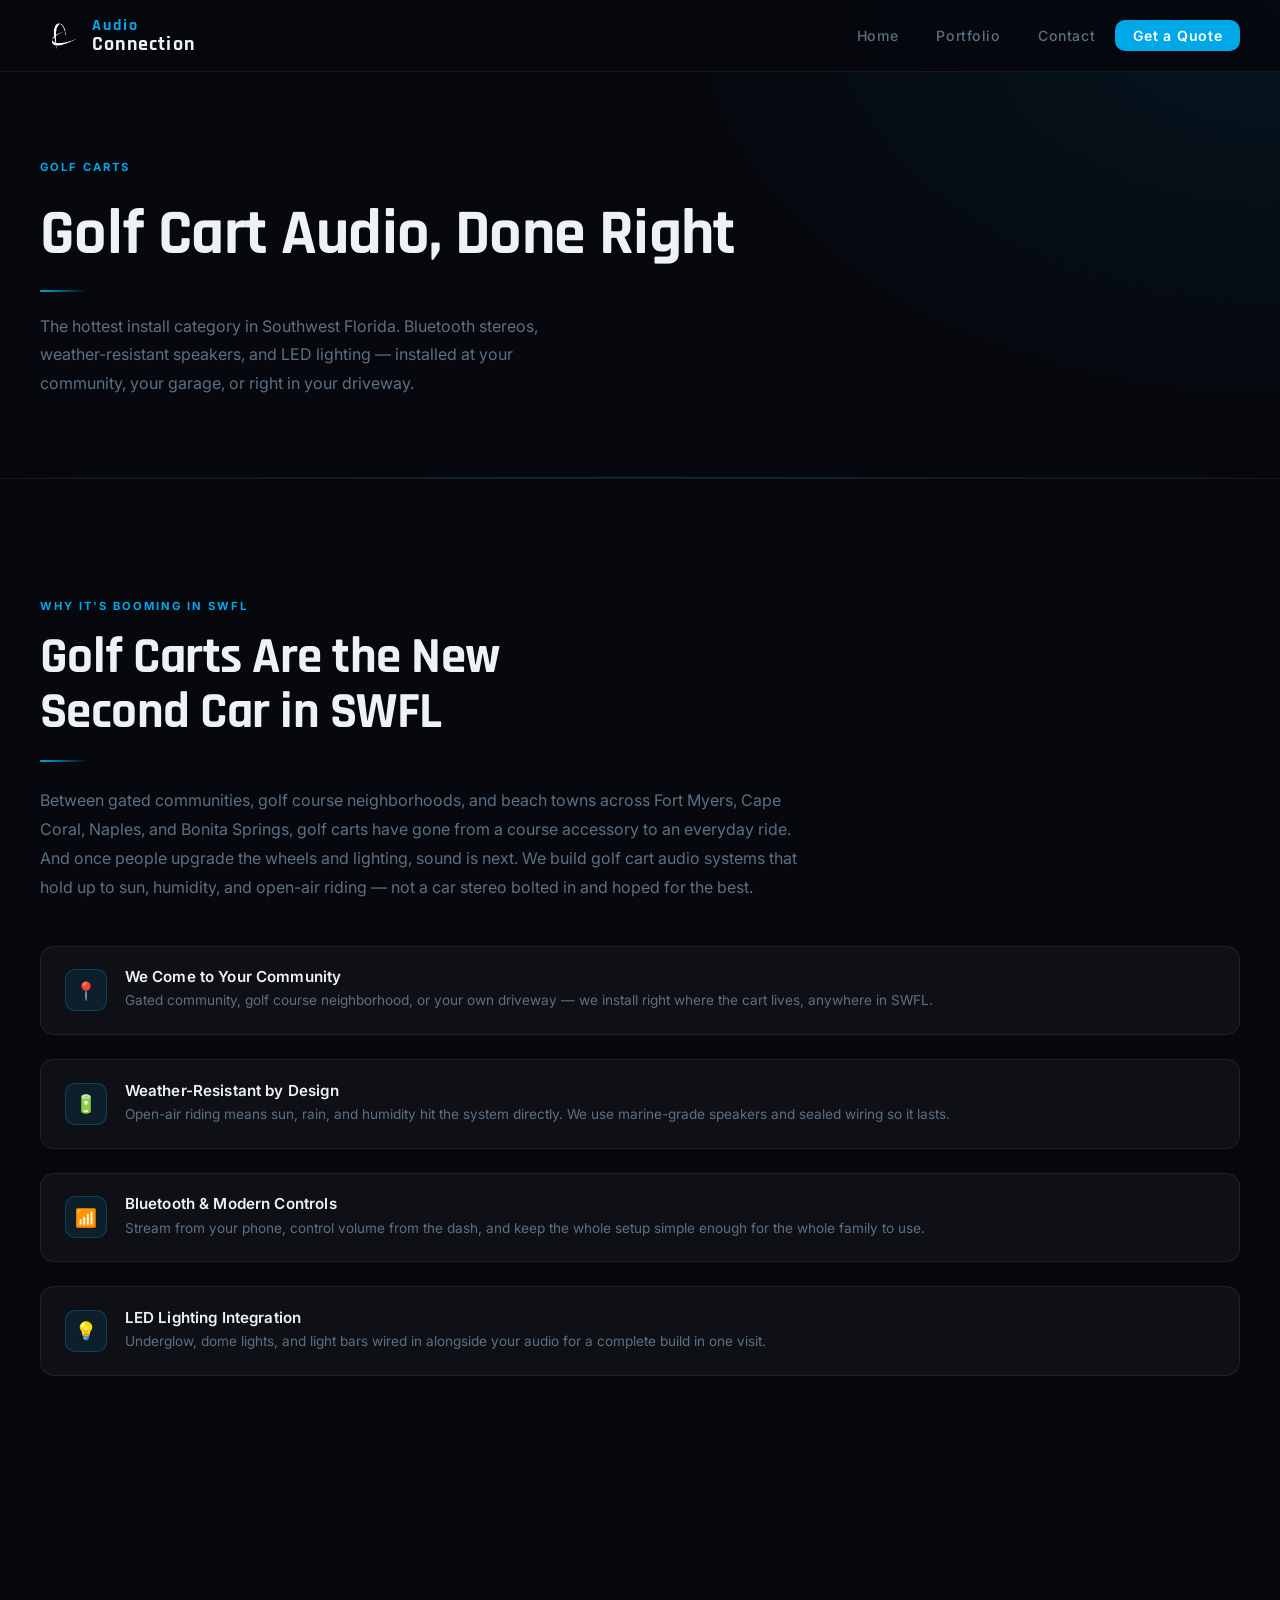
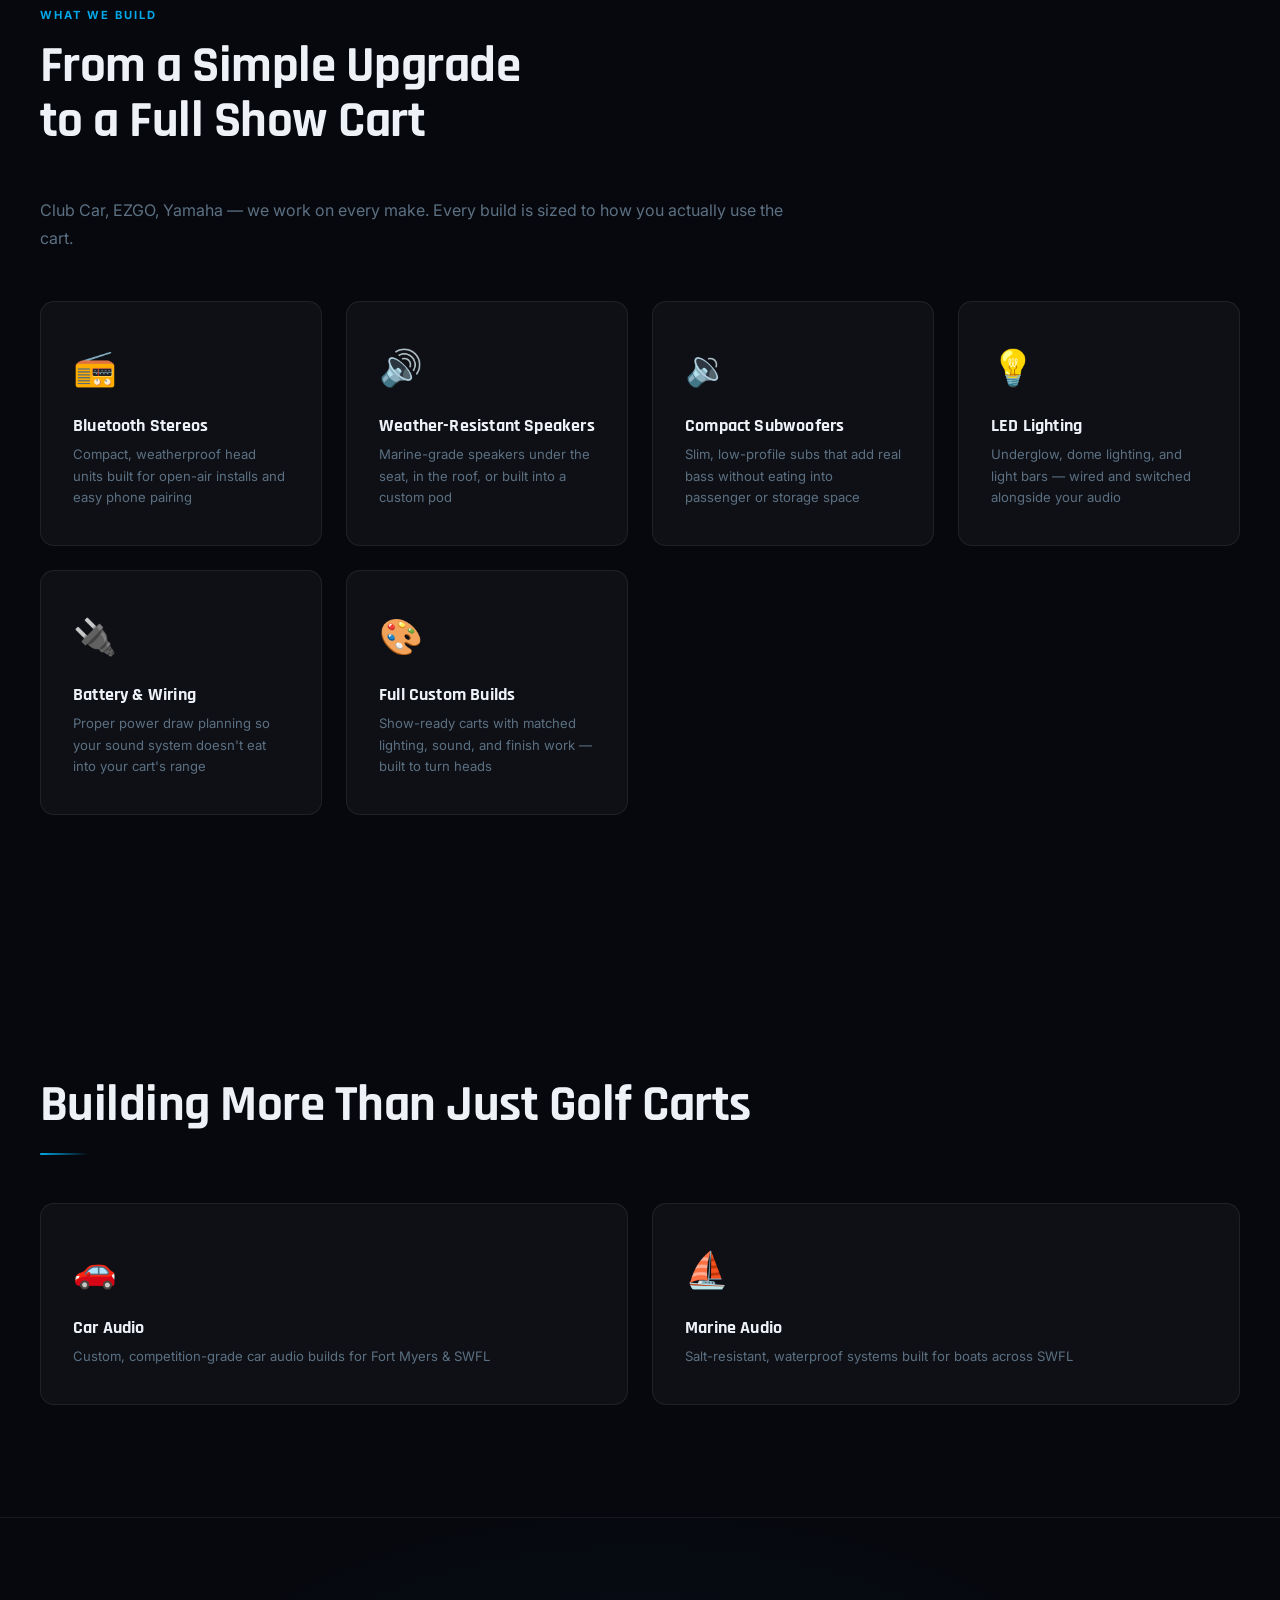
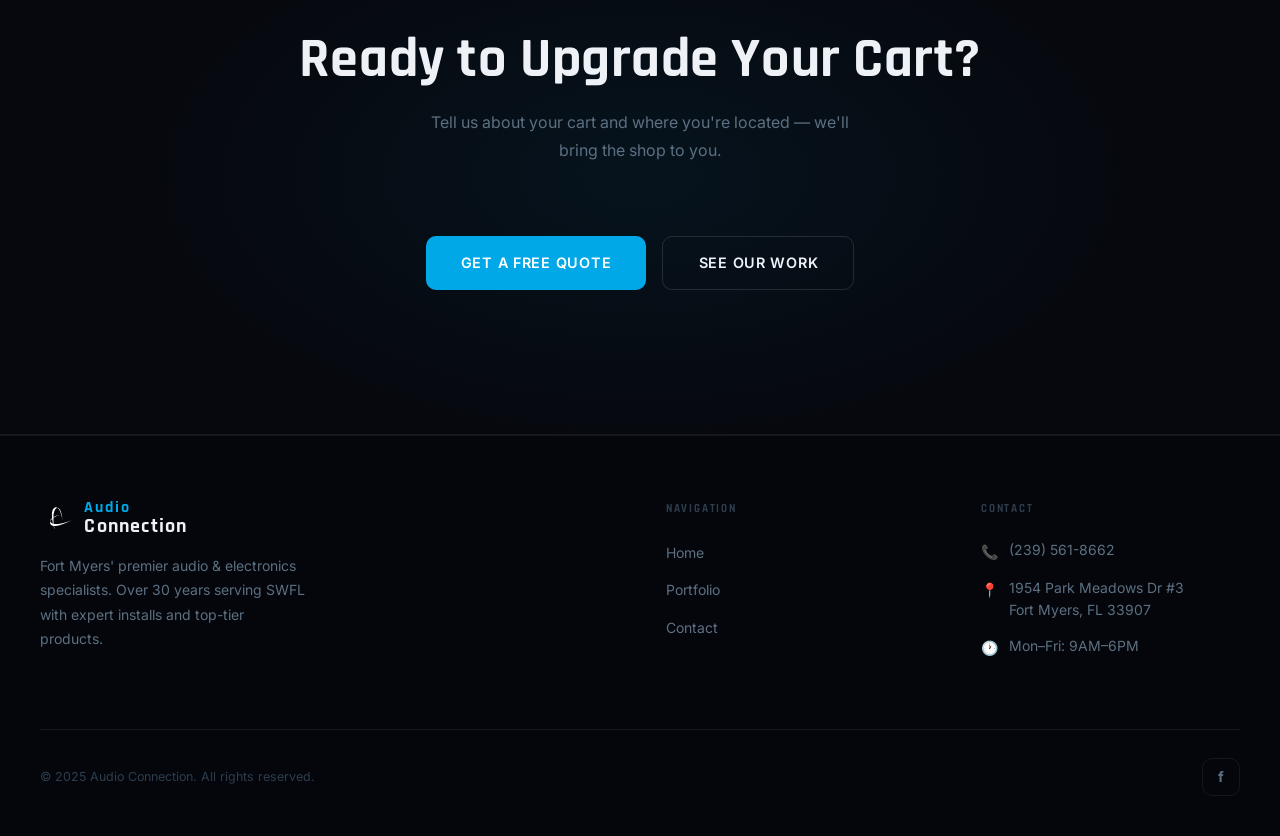
<file: golf-cart-audio.html>
<!DOCTYPE html>
<html lang="en">
<head>
  <meta charset="UTF-8" />
  <meta name="viewport" content="width=device-width, initial-scale=1.0" />
  <title>Golf Cart Audio Installation | Fort Myers &amp; SWFL | Audio Connection</title>
  <meta name="description" content="Golf cart audio installation in Fort Myers, Cape Coral, Naples &amp; SWFL. Bluetooth stereos, marine-grade speakers, LED lighting. Mobile install — we come to your community." />
  <link rel="canonical" href="https://audioconnectionfla.com/golf-cart-audio.html" />

  <!-- Open Graph -->
  <meta property="og:type" content="website" />
  <meta property="og:site_name" content="Audio Connection" />
  <meta property="og:title" content="Golf Cart Audio Installation | Fort Myers &amp; SWFL | Audio Connection" />
  <meta property="og:description" content="Golf cart audio installation in Fort Myers, Cape Coral, Naples &amp; SWFL. Bluetooth stereos, marine-grade speakers, LED lighting. Mobile install — we come to your community." />
  <meta property="og:url" content="https://audioconnectionfla.com/golf-cart-audio.html" />
  <meta property="og:image" content="https://audioconnectionfla.com/logo.png" />
  <meta name="twitter:card" content="summary_large_image" />
  <meta name="twitter:title" content="Golf Cart Audio Installation | Fort Myers &amp; SWFL | Audio Connection" />
  <meta name="twitter:description" content="Golf cart audio installation in Fort Myers, Cape Coral, Naples &amp; SWFL. Bluetooth stereos, marine-grade speakers, LED lighting. Mobile install — we come to your community." />
  <meta name="twitter:image" content="https://audioconnectionfla.com/logo.png" />

  <link rel="stylesheet" href="styles.css" />
  <link rel="icon" href="data:image/svg+xml,<svg xmlns='http://www.w3.org/2000/svg' viewBox='0 0 100 100'><text y='.9em' font-size='90'>🔊</text></svg>" />

  <script type="application/ld+json">
  {
    "@context": "https://schema.org",
    "@type": ["LocalBusiness", "ElectronicsStore"],
    "name": "Audio Connection",
    "image": "https://audioconnectionfla.com/logo.png",
    "url": "https://audioconnectionfla.com/",
    "telephone": "+1-239-561-8662",
    "priceRange": "$$",
    "address": {
      "@type": "PostalAddress",
      "streetAddress": "1954 Park Meadows Dr #3",
      "addressLocality": "Fort Myers",
      "addressRegion": "FL",
      "postalCode": "33907",
      "addressCountry": "US"
    },
    "openingHoursSpecification": [
      {
        "@type": "OpeningHoursSpecification",
        "dayOfWeek": ["Monday", "Tuesday", "Wednesday", "Thursday", "Friday"],
        "opens": "09:00",
        "closes": "18:00"
      }
    ],
    "areaServed": [
      { "@type": "City", "name": "Fort Myers" },
      { "@type": "City", "name": "Cape Coral" },
      { "@type": "City", "name": "Naples" },
      { "@type": "City", "name": "Bonita Springs" },
      { "@type": "City", "name": "Estero" },
      { "@type": "City", "name": "Sanibel" },
      { "@type": "City", "name": "Lehigh Acres" }
    ],
    "sameAs": [
      "https://www.facebook.com/people/Audio-Connection/100057178401418/"
    ]
  }
  </script>
  <script type="application/ld+json">
  {
    "@context": "https://schema.org",
    "@type": "Service",
    "serviceType": "Golf Cart Audio Installation",
    "name": "Golf Cart Audio Installation",
    "provider": {
      "@type": "LocalBusiness",
      "name": "Audio Connection",
      "telephone": "+1-239-561-8662",
      "address": {
        "@type": "PostalAddress",
        "streetAddress": "1954 Park Meadows Dr #3",
        "addressLocality": "Fort Myers",
        "addressRegion": "FL",
        "postalCode": "33907",
        "addressCountry": "US"
      }
    },
    "areaServed": [
      { "@type": "City", "name": "Fort Myers" },
      { "@type": "City", "name": "Cape Coral" },
      { "@type": "City", "name": "Naples" },
      { "@type": "City", "name": "Bonita Springs" },
      { "@type": "City", "name": "Estero" }
    ],
    "url": "https://audioconnectionfla.com/golf-cart-audio.html"
  }
  </script>
</head>
<body>

  <!-- NAV -->
  <nav>
    <div class="nav-inner">
      <a href="index.html" class="nav-logo">
        <img src="logo.png" alt="Audio Connection logo" class="nav-logo-img" />
        <div class="nav-logo-text">
          <span class="top">Audio</span>
          <span class="bottom">Connection</span>
        </div>
      </a>
      <button class="hamburger" aria-label="Toggle menu">
        <span></span><span></span><span></span>
      </button>
      <ul class="nav-links">
        <li><a href="index.html">Home</a></li>
        <li><a href="portfolio.html">Portfolio</a></li>
        <li><a href="contact.html">Contact</a></li>
        <li><a href="contact.html" class="nav-cta">Get a Quote</a></li>
      </ul>
    </div>
  </nav>

  <!-- PAGE HERO -->
  <div class="page-hero">
    <div class="page-hero-inner">
      <span class="section-label">Golf Carts</span>
      <h1 style="font-size:clamp(2.4rem,5.5vw,4rem); margin:0.6rem 0 0.5rem; letter-spacing:-0.01em;">Golf Cart Audio, Done Right</h1>
      <div class="accent-line"></div>
      <p style="color:var(--text-secondary); font-size:1rem; max-width:560px; line-height:1.8; margin-top:1.25rem;">
        The hottest install category in Southwest Florida. Bluetooth stereos, weather-resistant speakers,
        and LED lighting — installed at your community, your garage, or right in your driveway.
      </p>
    </div>
  </div>

  <!-- INTRO -->
  <section>
    <div class="container">
      <span class="section-label fade-in">Why It's Booming in SWFL</span>
      <h2 class="section-title fade-in fade-in-delay-1">Golf Carts Are the New<br />Second Car in SWFL</h2>
      <div class="accent-line fade-in fade-in-delay-1"></div>
      <p class="section-subtitle fade-in fade-in-delay-2" style="margin-top:1.5rem; max-width:760px;">
        Between gated communities, golf course neighborhoods, and beach towns across Fort Myers, Cape Coral,
        Naples, and Bonita Springs, golf carts have gone from a course accessory to an everyday ride. And once
        people upgrade the wheels and lighting, sound is next. We build golf cart audio systems that hold up
        to sun, humidity, and open-air riding — not a car stereo bolted in and hoped for the best.
      </p>

      <div class="about-features">
        <div class="about-feature fade-in fade-in-delay-1">
          <div class="about-feature-icon">📍</div>
          <div class="about-feature-text">
            <h4>We Come to Your Community</h4>
            <p>Gated community, golf course neighborhood, or your own driveway — we install right where the cart lives, anywhere in SWFL.</p>
          </div>
        </div>
        <div class="about-feature fade-in fade-in-delay-2">
          <div class="about-feature-icon">🔋</div>
          <div class="about-feature-text">
            <h4>Weather-Resistant by Design</h4>
            <p>Open-air riding means sun, rain, and humidity hit the system directly. We use marine-grade speakers and sealed wiring so it lasts.</p>
          </div>
        </div>
        <div class="about-feature fade-in fade-in-delay-3">
          <div class="about-feature-icon">📶</div>
          <div class="about-feature-text">
            <h4>Bluetooth &amp; Modern Controls</h4>
            <p>Stream from your phone, control volume from the dash, and keep the whole setup simple enough for the whole family to use.</p>
          </div>
        </div>
        <div class="about-feature fade-in fade-in-delay-4">
          <div class="about-feature-icon">💡</div>
          <div class="about-feature-text">
            <h4>LED Lighting Integration</h4>
            <p>Underglow, dome lights, and light bars wired in alongside your audio for a complete build in one visit.</p>
          </div>
        </div>
      </div>
    </div>
  </section>

  <!-- WHAT WE BUILD -->
  <section>
    <div class="container">
      <span class="section-label fade-in">What We Build</span>
      <h2 class="section-title fade-in fade-in-delay-1">From a Simple Upgrade<br />to a Full Show Cart</h2>
      <div class="accent-line fade-in fade-in-delay-1"></div>
      <p class="section-subtitle fade-in fade-in-delay-2" style="margin-top:1.5rem; max-width:760px;">
        Club Car, EZGO, Yamaha — we work on every make. Every build is sized to how you actually use the cart.
      </p>

      <div class="services-grid" style="margin-top:3rem;">
        <div class="service-card fade-in fade-in-delay-1">
          <span class="service-icon">📻</span>
          <h3>Bluetooth Stereos</h3>
          <p>Compact, weatherproof head units built for open-air installs and easy phone pairing</p>
        </div>
        <div class="service-card fade-in fade-in-delay-2">
          <span class="service-icon">🔊</span>
          <h3>Weather-Resistant Speakers</h3>
          <p>Marine-grade speakers under the seat, in the roof, or built into a custom pod</p>
        </div>
        <div class="service-card fade-in fade-in-delay-3">
          <span class="service-icon">🔉</span>
          <h3>Compact Subwoofers</h3>
          <p>Slim, low-profile subs that add real bass without eating into passenger or storage space</p>
        </div>
        <div class="service-card fade-in fade-in-delay-4">
          <span class="service-icon">💡</span>
          <h3>LED Lighting</h3>
          <p>Underglow, dome lighting, and light bars — wired and switched alongside your audio</p>
        </div>
        <div class="service-card fade-in fade-in-delay-1">
          <span class="service-icon">🔌</span>
          <h3>Battery &amp; Wiring</h3>
          <p>Proper power draw planning so your sound system doesn't eat into your cart's range</p>
        </div>
        <div class="service-card fade-in fade-in-delay-2">
          <span class="service-icon">🎨</span>
          <h3>Full Custom Builds</h3>
          <p>Show-ready carts with matched lighting, sound, and finish work — built to turn heads</p>
        </div>
      </div>
    </div>
  </section>

  <!-- CROSS-LINKS -->
  <section>
    <div class="container">
      <span class="section-label fade-in">Also Popular</span>
      <h2 class="section-title fade-in fade-in-delay-1">Building More Than Just Golf Carts</h2>
      <div class="accent-line fade-in fade-in-delay-1"></div>
      <div class="services-grid" style="margin-top:3rem; grid-template-columns:repeat(2,1fr);">
        <a href="car-audio.html" class="service-card fade-in fade-in-delay-1">
          <span class="service-icon">🚗</span>
          <h3>Car Audio</h3>
          <p>Custom, competition-grade car audio builds for Fort Myers &amp; SWFL</p>
        </a>
        <a href="marine-audio.html" class="service-card fade-in fade-in-delay-2">
          <span class="service-icon">⛵</span>
          <h3>Marine Audio</h3>
          <p>Salt-resistant, waterproof systems built for boats across SWFL</p>
        </a>
      </div>
    </div>
  </section>

  <!-- CTA -->
  <section class="cta-section">
    <div class="container">
      <h2 class="fade-in">Ready to Upgrade Your Cart?</h2>
      <p class="fade-in fade-in-delay-1">
        Tell us about your cart and where you're located — we'll bring the shop to you.
      </p>
      <div class="hero-actions" style="justify-content:center;">
        <a href="contact.html?service=golf-cart" class="btn btn-primary fade-in fade-in-delay-2">Get a Free Quote</a>
        <a href="portfolio.html" class="btn btn-secondary fade-in fade-in-delay-3">See Our Work</a>
      </div>
    </div>
  </section>

  <!-- FOOTER -->
  <footer>
    <div class="footer-inner">
      <div class="footer-grid">
        <div class="footer-brand">
          <a href="index.html" class="nav-logo" style="gap:0.65rem;">
            <img src="logo.png" alt="Audio Connection" class="nav-logo-img" style="height:34px;" />
            <div class="nav-logo-text">
              <span class="top">Audio</span>
              <span class="bottom">Connection</span>
            </div>
          </a>
          <p>Fort Myers' premier audio &amp; electronics specialists. Over 30 years serving SWFL with expert installs and top-tier products.</p>
        </div>
        <div>
          <div class="footer-heading">Navigation</div>
          <ul class="footer-links">
            <li><a href="index.html">Home</a></li>
            <li><a href="portfolio.html">Portfolio</a></li>
            <li><a href="contact.html">Contact</a></li>
          </ul>
        </div>
        <div>
          <div class="footer-heading">Contact</div>
          <div class="footer-contact-item">
            <span>📞</span>
            <a href="tel:+12395618662">(239) 561-8662</a>
          </div>
          <div class="footer-contact-item">
            <span>📍</span>
            <span>1954 Park Meadows Dr #3<br />Fort Myers, FL 33907</span>
          </div>
          <div class="footer-contact-item">
            <span>🕐</span>
            <span>Mon–Fri: 9AM–6PM</span>
          </div>
        </div>
      </div>
      <div class="footer-bottom">
        <p>&copy; 2025 Audio Connection. All rights reserved.</p>
        <div class="social-links">
          <a href="https://www.facebook.com/people/Audio-Connection/100057178401418/" target="_blank" rel="noopener" class="social-link" title="Facebook">f</a>
        </div>
      </div>
    </div>
  </footer>

  <script src="script.js"></script>
</body>
</html>
</file>
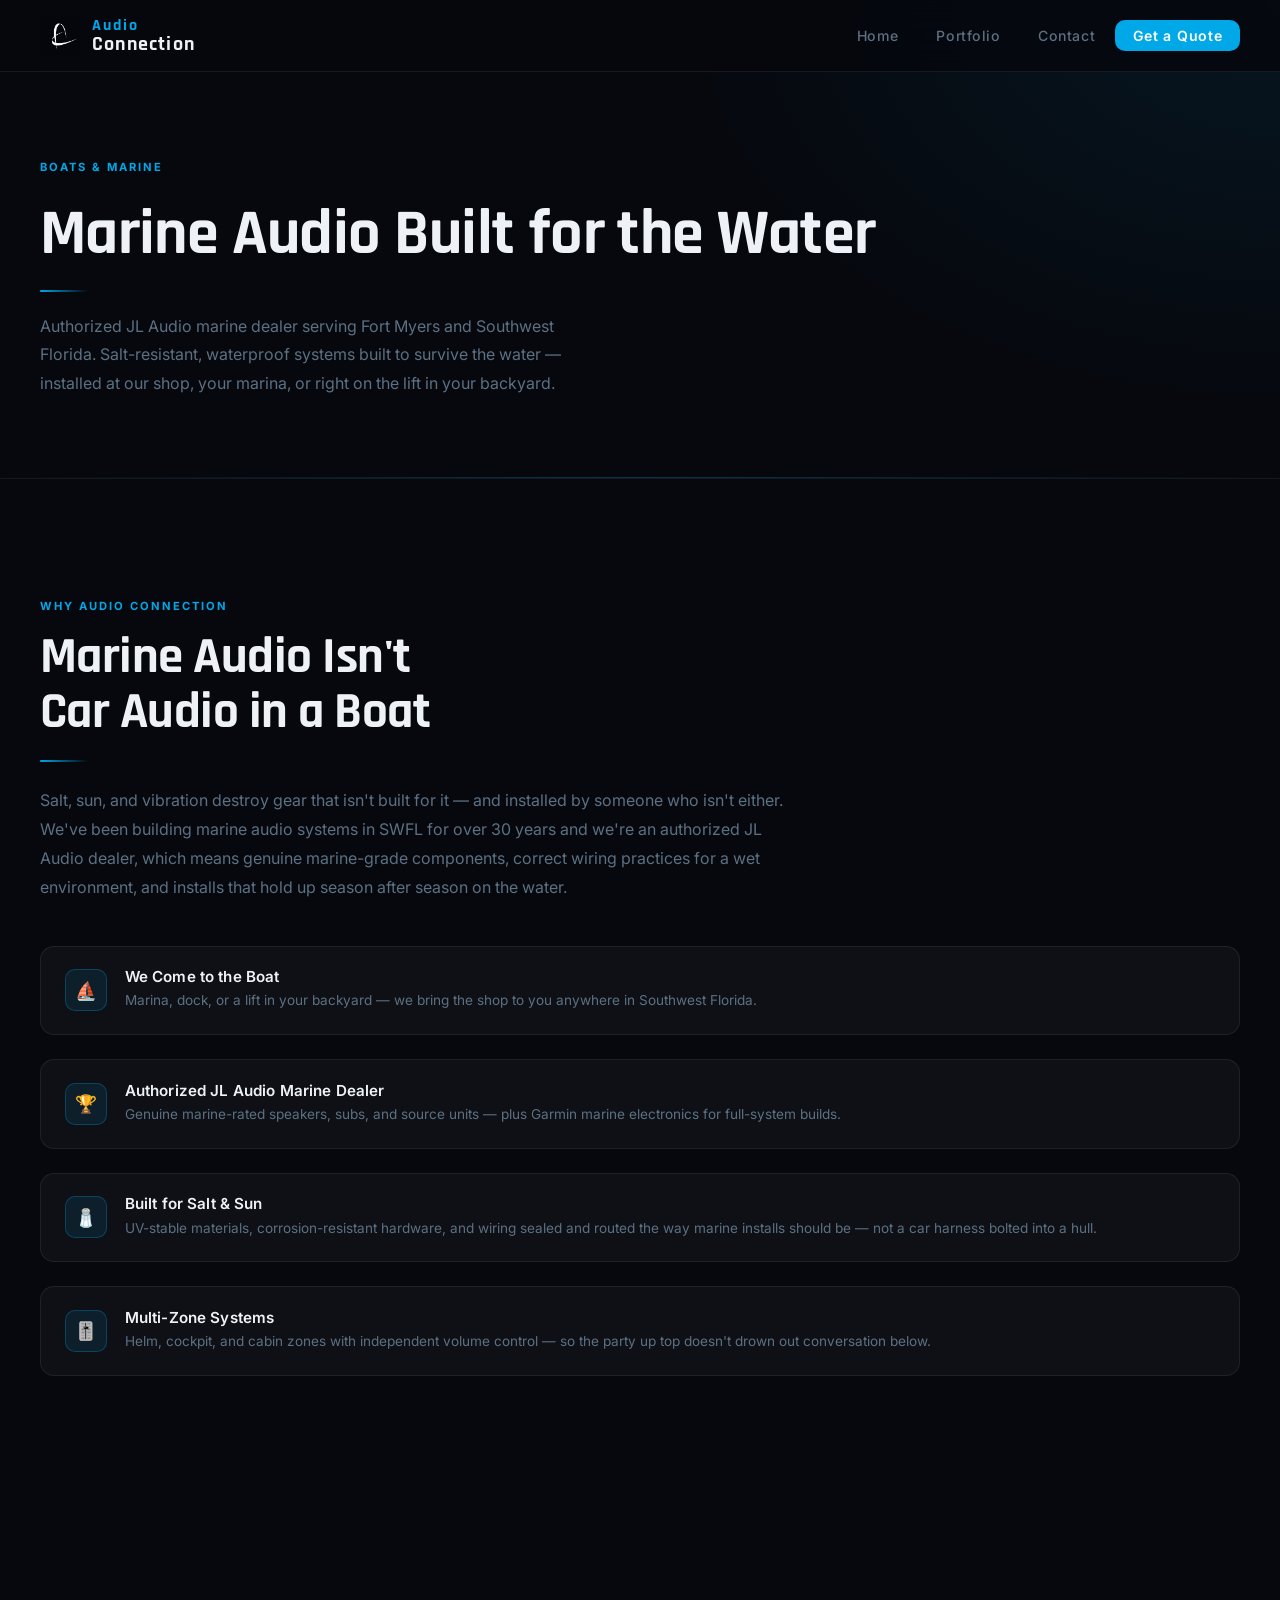
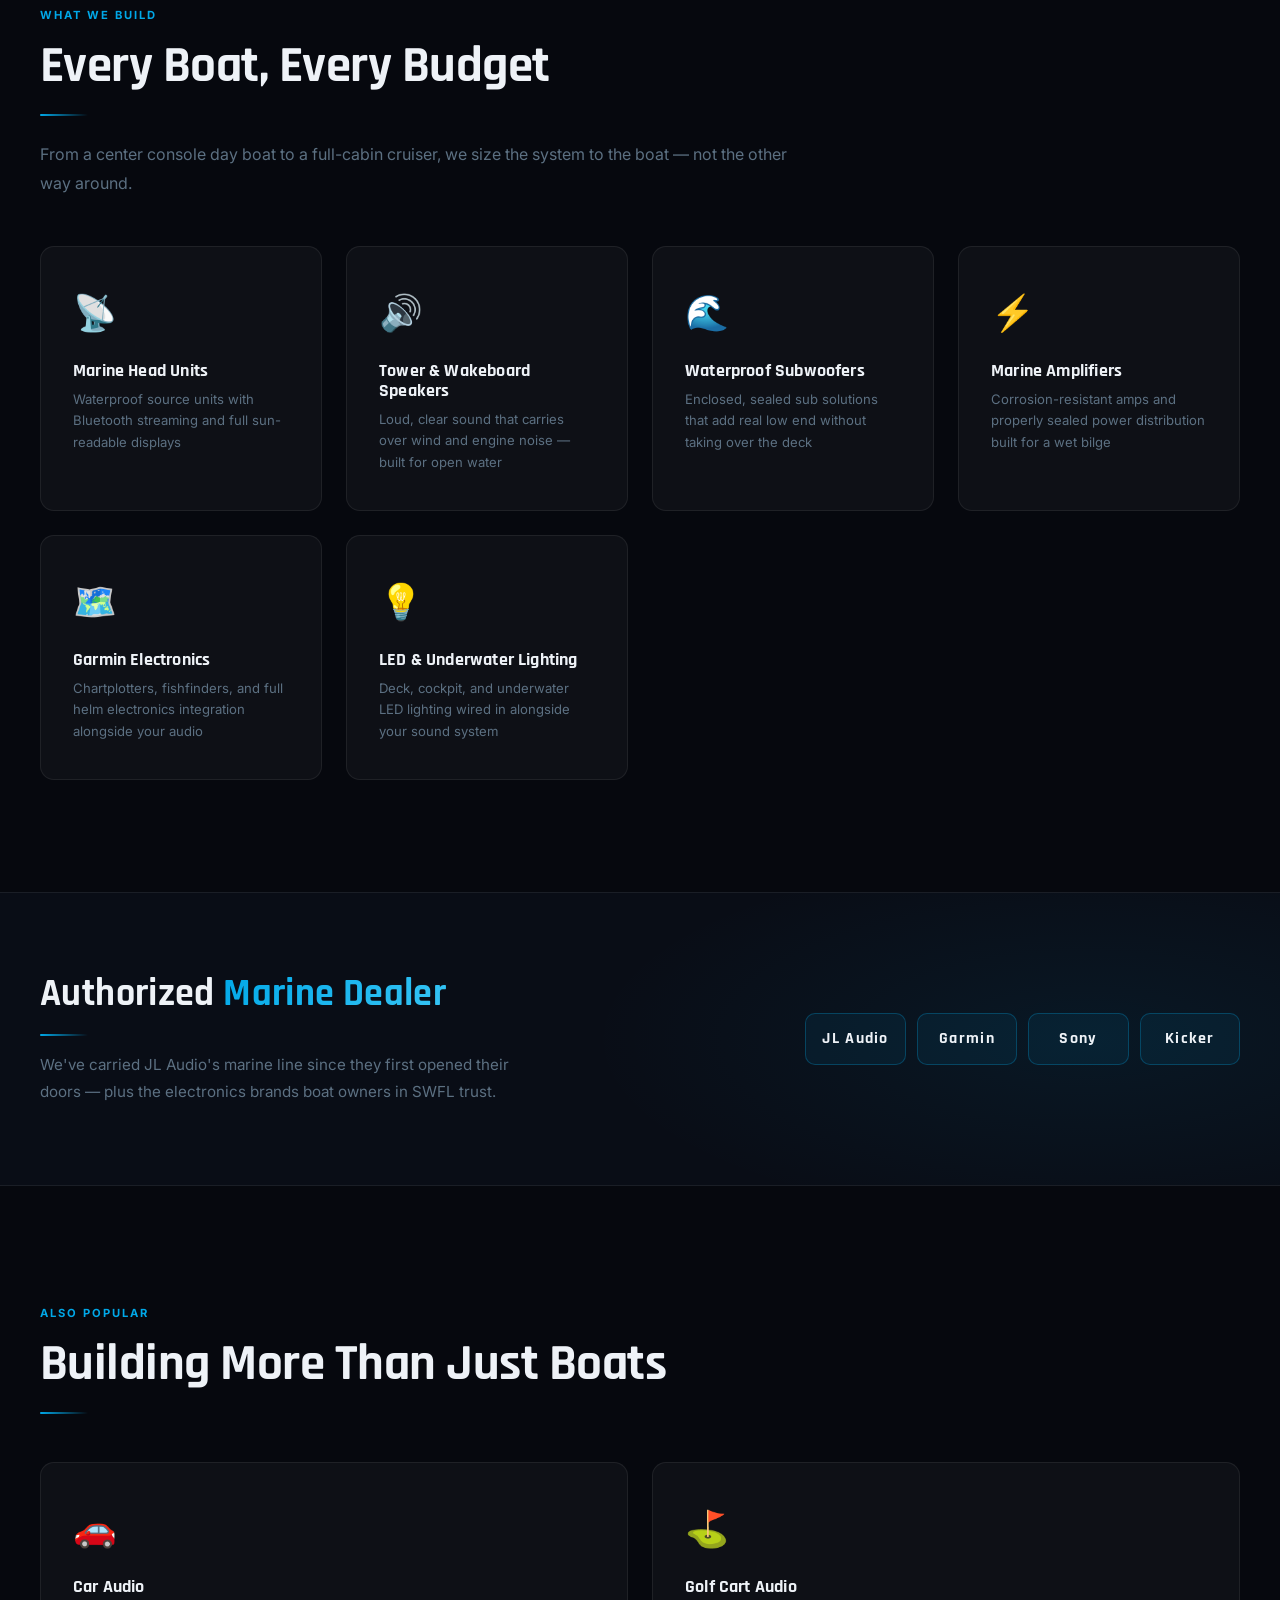
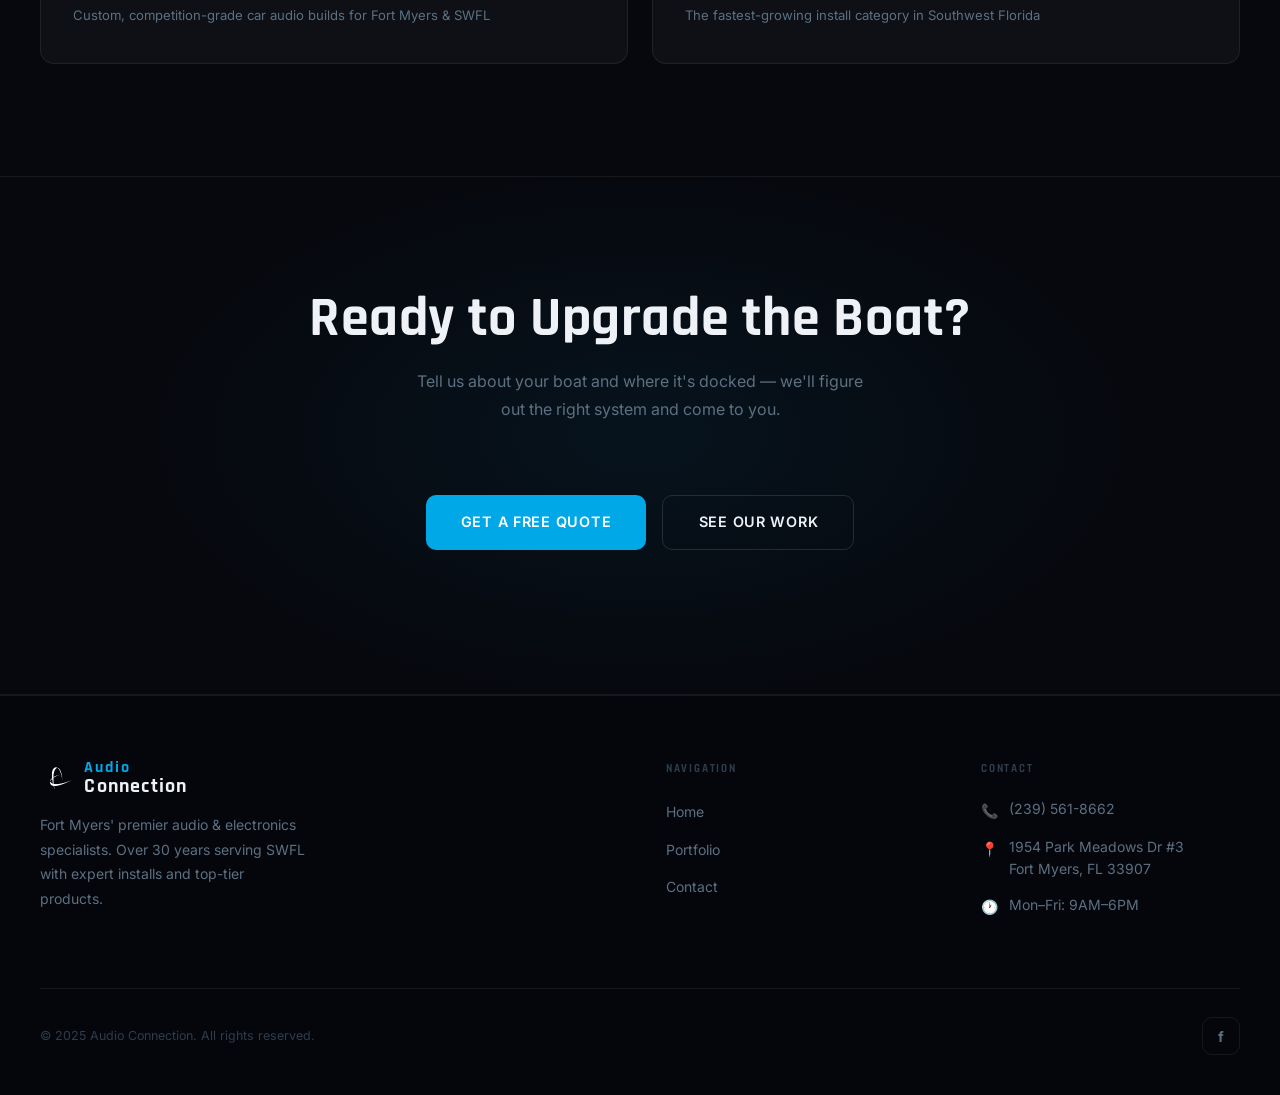
<file: marine-audio.html>
<!DOCTYPE html>
<html lang="en">
<head>
  <meta charset="UTF-8" />
  <meta name="viewport" content="width=device-width, initial-scale=1.0" />
  <title>Marine Audio Installation | Fort Myers, FL | Audio Connection</title>
  <meta name="description" content="Marine audio installation in Fort Myers, FL. Authorized JL Audio marine dealer — tower speakers, waterproof systems &amp; multi-zone audio. We'll come to your marina, lift, or backyard." />
  <link rel="canonical" href="https://audioconnectionfla.com/marine-audio.html" />

  <!-- Open Graph -->
  <meta property="og:type" content="website" />
  <meta property="og:site_name" content="Audio Connection" />
  <meta property="og:title" content="Marine Audio Installation | Fort Myers, FL | Audio Connection" />
  <meta property="og:description" content="Marine audio installation in Fort Myers, FL. Authorized JL Audio marine dealer — tower speakers, waterproof systems &amp; multi-zone audio. We'll come to your marina, lift, or backyard." />
  <meta property="og:url" content="https://audioconnectionfla.com/marine-audio.html" />
  <meta property="og:image" content="https://audioconnectionfla.com/logo.png" />
  <meta name="twitter:card" content="summary_large_image" />
  <meta name="twitter:title" content="Marine Audio Installation | Fort Myers, FL | Audio Connection" />
  <meta name="twitter:description" content="Marine audio installation in Fort Myers, FL. Authorized JL Audio marine dealer — tower speakers, waterproof systems &amp; multi-zone audio. We'll come to your marina, lift, or backyard." />
  <meta name="twitter:image" content="https://audioconnectionfla.com/logo.png" />

  <link rel="stylesheet" href="styles.css" />
  <link rel="icon" href="data:image/svg+xml,<svg xmlns='http://www.w3.org/2000/svg' viewBox='0 0 100 100'><text y='.9em' font-size='90'>🔊</text></svg>" />

  <script type="application/ld+json">
  {
    "@context": "https://schema.org",
    "@type": ["LocalBusiness", "ElectronicsStore"],
    "name": "Audio Connection",
    "image": "https://audioconnectionfla.com/logo.png",
    "url": "https://audioconnectionfla.com/",
    "telephone": "+1-239-561-8662",
    "priceRange": "$$",
    "address": {
      "@type": "PostalAddress",
      "streetAddress": "1954 Park Meadows Dr #3",
      "addressLocality": "Fort Myers",
      "addressRegion": "FL",
      "postalCode": "33907",
      "addressCountry": "US"
    },
    "openingHoursSpecification": [
      {
        "@type": "OpeningHoursSpecification",
        "dayOfWeek": ["Monday", "Tuesday", "Wednesday", "Thursday", "Friday"],
        "opens": "09:00",
        "closes": "18:00"
      }
    ],
    "areaServed": [
      { "@type": "City", "name": "Fort Myers" },
      { "@type": "City", "name": "Cape Coral" },
      { "@type": "City", "name": "Naples" },
      { "@type": "City", "name": "Bonita Springs" },
      { "@type": "City", "name": "Estero" },
      { "@type": "City", "name": "Sanibel" },
      { "@type": "City", "name": "Lehigh Acres" }
    ],
    "sameAs": [
      "https://www.facebook.com/people/Audio-Connection/100057178401418/"
    ]
  }
  </script>
  <script type="application/ld+json">
  {
    "@context": "https://schema.org",
    "@type": "Service",
    "serviceType": "Marine Audio Installation",
    "name": "Marine Audio Installation",
    "provider": {
      "@type": "LocalBusiness",
      "name": "Audio Connection",
      "telephone": "+1-239-561-8662",
      "address": {
        "@type": "PostalAddress",
        "streetAddress": "1954 Park Meadows Dr #3",
        "addressLocality": "Fort Myers",
        "addressRegion": "FL",
        "postalCode": "33907",
        "addressCountry": "US"
      }
    },
    "areaServed": [
      { "@type": "City", "name": "Fort Myers" },
      { "@type": "City", "name": "Cape Coral" },
      { "@type": "City", "name": "Naples" },
      { "@type": "City", "name": "Bonita Springs" },
      { "@type": "City", "name": "Sanibel" }
    ],
    "url": "https://audioconnectionfla.com/marine-audio.html"
  }
  </script>
</head>
<body>

  <!-- NAV -->
  <nav>
    <div class="nav-inner">
      <a href="index.html" class="nav-logo">
        <img src="logo.png" alt="Audio Connection logo" class="nav-logo-img" />
        <div class="nav-logo-text">
          <span class="top">Audio</span>
          <span class="bottom">Connection</span>
        </div>
      </a>
      <button class="hamburger" aria-label="Toggle menu">
        <span></span><span></span><span></span>
      </button>
      <ul class="nav-links">
        <li><a href="index.html">Home</a></li>
        <li><a href="portfolio.html">Portfolio</a></li>
        <li><a href="contact.html">Contact</a></li>
        <li><a href="contact.html" class="nav-cta">Get a Quote</a></li>
      </ul>
    </div>
  </nav>

  <!-- PAGE HERO -->
  <div class="page-hero">
    <div class="page-hero-inner">
      <span class="section-label">Boats &amp; Marine</span>
      <h1 style="font-size:clamp(2.4rem,5.5vw,4rem); margin:0.6rem 0 0.5rem; letter-spacing:-0.01em;">Marine Audio Built for the Water</h1>
      <div class="accent-line"></div>
      <p style="color:var(--text-secondary); font-size:1rem; max-width:560px; line-height:1.8; margin-top:1.25rem;">
        Authorized JL Audio marine dealer serving Fort Myers and Southwest Florida. Salt-resistant, waterproof
        systems built to survive the water — installed at our shop, your marina, or right on the lift in your
        backyard.
      </p>
    </div>
  </div>

  <!-- INTRO -->
  <section>
    <div class="container">
      <span class="section-label fade-in">Why Audio Connection</span>
      <h2 class="section-title fade-in fade-in-delay-1">Marine Audio Isn't<br />Car Audio in a Boat</h2>
      <div class="accent-line fade-in fade-in-delay-1"></div>
      <p class="section-subtitle fade-in fade-in-delay-2" style="margin-top:1.5rem; max-width:760px;">
        Salt, sun, and vibration destroy gear that isn't built for it — and installed by someone who isn't
        either. We've been building marine audio systems in SWFL for over 30 years and we're an authorized
        JL Audio dealer, which means genuine marine-grade components, correct wiring practices for a wet
        environment, and installs that hold up season after season on the water.
      </p>

      <div class="about-features">
        <div class="about-feature fade-in fade-in-delay-1">
          <div class="about-feature-icon">⛵</div>
          <div class="about-feature-text">
            <h4>We Come to the Boat</h4>
            <p>Marina, dock, or a lift in your backyard — we bring the shop to you anywhere in Southwest Florida.</p>
          </div>
        </div>
        <div class="about-feature fade-in fade-in-delay-2">
          <div class="about-feature-icon">🏆</div>
          <div class="about-feature-text">
            <h4>Authorized JL Audio Marine Dealer</h4>
            <p>Genuine marine-rated speakers, subs, and source units — plus Garmin marine electronics for full-system builds.</p>
          </div>
        </div>
        <div class="about-feature fade-in fade-in-delay-3">
          <div class="about-feature-icon">🧂</div>
          <div class="about-feature-text">
            <h4>Built for Salt &amp; Sun</h4>
            <p>UV-stable materials, corrosion-resistant hardware, and wiring sealed and routed the way marine installs should be — not a car harness bolted into a hull.</p>
          </div>
        </div>
        <div class="about-feature fade-in fade-in-delay-4">
          <div class="about-feature-icon">🎚️</div>
          <div class="about-feature-text">
            <h4>Multi-Zone Systems</h4>
            <p>Helm, cockpit, and cabin zones with independent volume control — so the party up top doesn't drown out conversation below.</p>
          </div>
        </div>
      </div>
    </div>
  </section>

  <!-- WHAT WE BUILD -->
  <section>
    <div class="container">
      <span class="section-label fade-in">What We Build</span>
      <h2 class="section-title fade-in fade-in-delay-1">Every Boat, Every Budget</h2>
      <div class="accent-line fade-in fade-in-delay-1"></div>
      <p class="section-subtitle fade-in fade-in-delay-2" style="margin-top:1.5rem; max-width:760px;">
        From a center console day boat to a full-cabin cruiser, we size the system to the boat — not the other way around.
      </p>

      <div class="services-grid" style="margin-top:3rem;">
        <div class="service-card fade-in fade-in-delay-1">
          <span class="service-icon">📡</span>
          <h3>Marine Head Units</h3>
          <p>Waterproof source units with Bluetooth streaming and full sun-readable displays</p>
        </div>
        <div class="service-card fade-in fade-in-delay-2">
          <span class="service-icon">🔊</span>
          <h3>Tower &amp; Wakeboard Speakers</h3>
          <p>Loud, clear sound that carries over wind and engine noise — built for open water</p>
        </div>
        <div class="service-card fade-in fade-in-delay-3">
          <span class="service-icon">🌊</span>
          <h3>Waterproof Subwoofers</h3>
          <p>Enclosed, sealed sub solutions that add real low end without taking over the deck</p>
        </div>
        <div class="service-card fade-in fade-in-delay-4">
          <span class="service-icon">⚡</span>
          <h3>Marine Amplifiers</h3>
          <p>Corrosion-resistant amps and properly sealed power distribution built for a wet bilge</p>
        </div>
        <div class="service-card fade-in fade-in-delay-1">
          <span class="service-icon">🗺️</span>
          <h3>Garmin Electronics</h3>
          <p>Chartplotters, fishfinders, and full helm electronics integration alongside your audio</p>
        </div>
        <div class="service-card fade-in fade-in-delay-2">
          <span class="service-icon">💡</span>
          <h3>LED &amp; Underwater Lighting</h3>
          <p>Deck, cockpit, and underwater LED lighting wired in alongside your sound system</p>
        </div>
      </div>
    </div>
  </section>

  <!-- AUTHORIZED DEALERS BANNER -->
  <div class="jl-banner">
    <div class="jl-banner-inner">
      <div class="jl-text fade-in">
        <h2>Authorized <span style="background:linear-gradient(135deg,var(--accent),var(--accent-bright));-webkit-background-clip:text;-webkit-text-fill-color:transparent;background-clip:text;">Marine Dealer</span></h2>
        <div class="accent-line" style="margin-bottom:1rem;"></div>
        <p>We've carried JL Audio's marine line since they first opened their doors — plus the electronics
           brands boat owners in SWFL trust.</p>
      </div>
      <div class="brand-grid fade-in fade-in-delay-2">
        <div class="brand-badge">JL Audio</div>
        <div class="brand-badge">Garmin</div>
        <div class="brand-badge">Sony</div>
        <div class="brand-badge">Kicker</div>
      </div>
    </div>
  </div>

  <!-- CROSS-LINKS -->
  <section>
    <div class="container">
      <span class="section-label fade-in">Also Popular</span>
      <h2 class="section-title fade-in fade-in-delay-1">Building More Than Just Boats</h2>
      <div class="accent-line fade-in fade-in-delay-1"></div>
      <div class="services-grid" style="margin-top:3rem; grid-template-columns:repeat(2,1fr);">
        <a href="car-audio.html" class="service-card fade-in fade-in-delay-1">
          <span class="service-icon">🚗</span>
          <h3>Car Audio</h3>
          <p>Custom, competition-grade car audio builds for Fort Myers &amp; SWFL</p>
        </a>
        <a href="golf-cart-audio.html" class="service-card fade-in fade-in-delay-2">
          <span class="service-icon">⛳</span>
          <h3>Golf Cart Audio</h3>
          <p>The fastest-growing install category in Southwest Florida</p>
        </a>
      </div>
    </div>
  </section>

  <!-- CTA -->
  <section class="cta-section">
    <div class="container">
      <h2 class="fade-in">Ready to Upgrade the Boat?</h2>
      <p class="fade-in fade-in-delay-1">
        Tell us about your boat and where it's docked — we'll figure out the right system and come to you.
      </p>
      <div class="hero-actions" style="justify-content:center;">
        <a href="contact.html?service=boat" class="btn btn-primary fade-in fade-in-delay-2">Get a Free Quote</a>
        <a href="portfolio.html" class="btn btn-secondary fade-in fade-in-delay-3">See Our Work</a>
      </div>
    </div>
  </section>

  <!-- FOOTER -->
  <footer>
    <div class="footer-inner">
      <div class="footer-grid">
        <div class="footer-brand">
          <a href="index.html" class="nav-logo" style="gap:0.65rem;">
            <img src="logo.png" alt="Audio Connection" class="nav-logo-img" style="height:34px;" />
            <div class="nav-logo-text">
              <span class="top">Audio</span>
              <span class="bottom">Connection</span>
            </div>
          </a>
          <p>Fort Myers' premier audio &amp; electronics specialists. Over 30 years serving SWFL with expert installs and top-tier products.</p>
        </div>
        <div>
          <div class="footer-heading">Navigation</div>
          <ul class="footer-links">
            <li><a href="index.html">Home</a></li>
            <li><a href="portfolio.html">Portfolio</a></li>
            <li><a href="contact.html">Contact</a></li>
          </ul>
        </div>
        <div>
          <div class="footer-heading">Contact</div>
          <div class="footer-contact-item">
            <span>📞</span>
            <a href="tel:+12395618662">(239) 561-8662</a>
          </div>
          <div class="footer-contact-item">
            <span>📍</span>
            <span>1954 Park Meadows Dr #3<br />Fort Myers, FL 33907</span>
          </div>
          <div class="footer-contact-item">
            <span>🕐</span>
            <span>Mon–Fri: 9AM–6PM</span>
          </div>
        </div>
      </div>
      <div class="footer-bottom">
        <p>&copy; 2025 Audio Connection. All rights reserved.</p>
        <div class="social-links">
          <a href="https://www.facebook.com/people/Audio-Connection/100057178401418/" target="_blank" rel="noopener" class="social-link" title="Facebook">f</a>
        </div>
      </div>
    </div>
  </footer>

  <script src="script.js"></script>
</body>
</html>
</file>
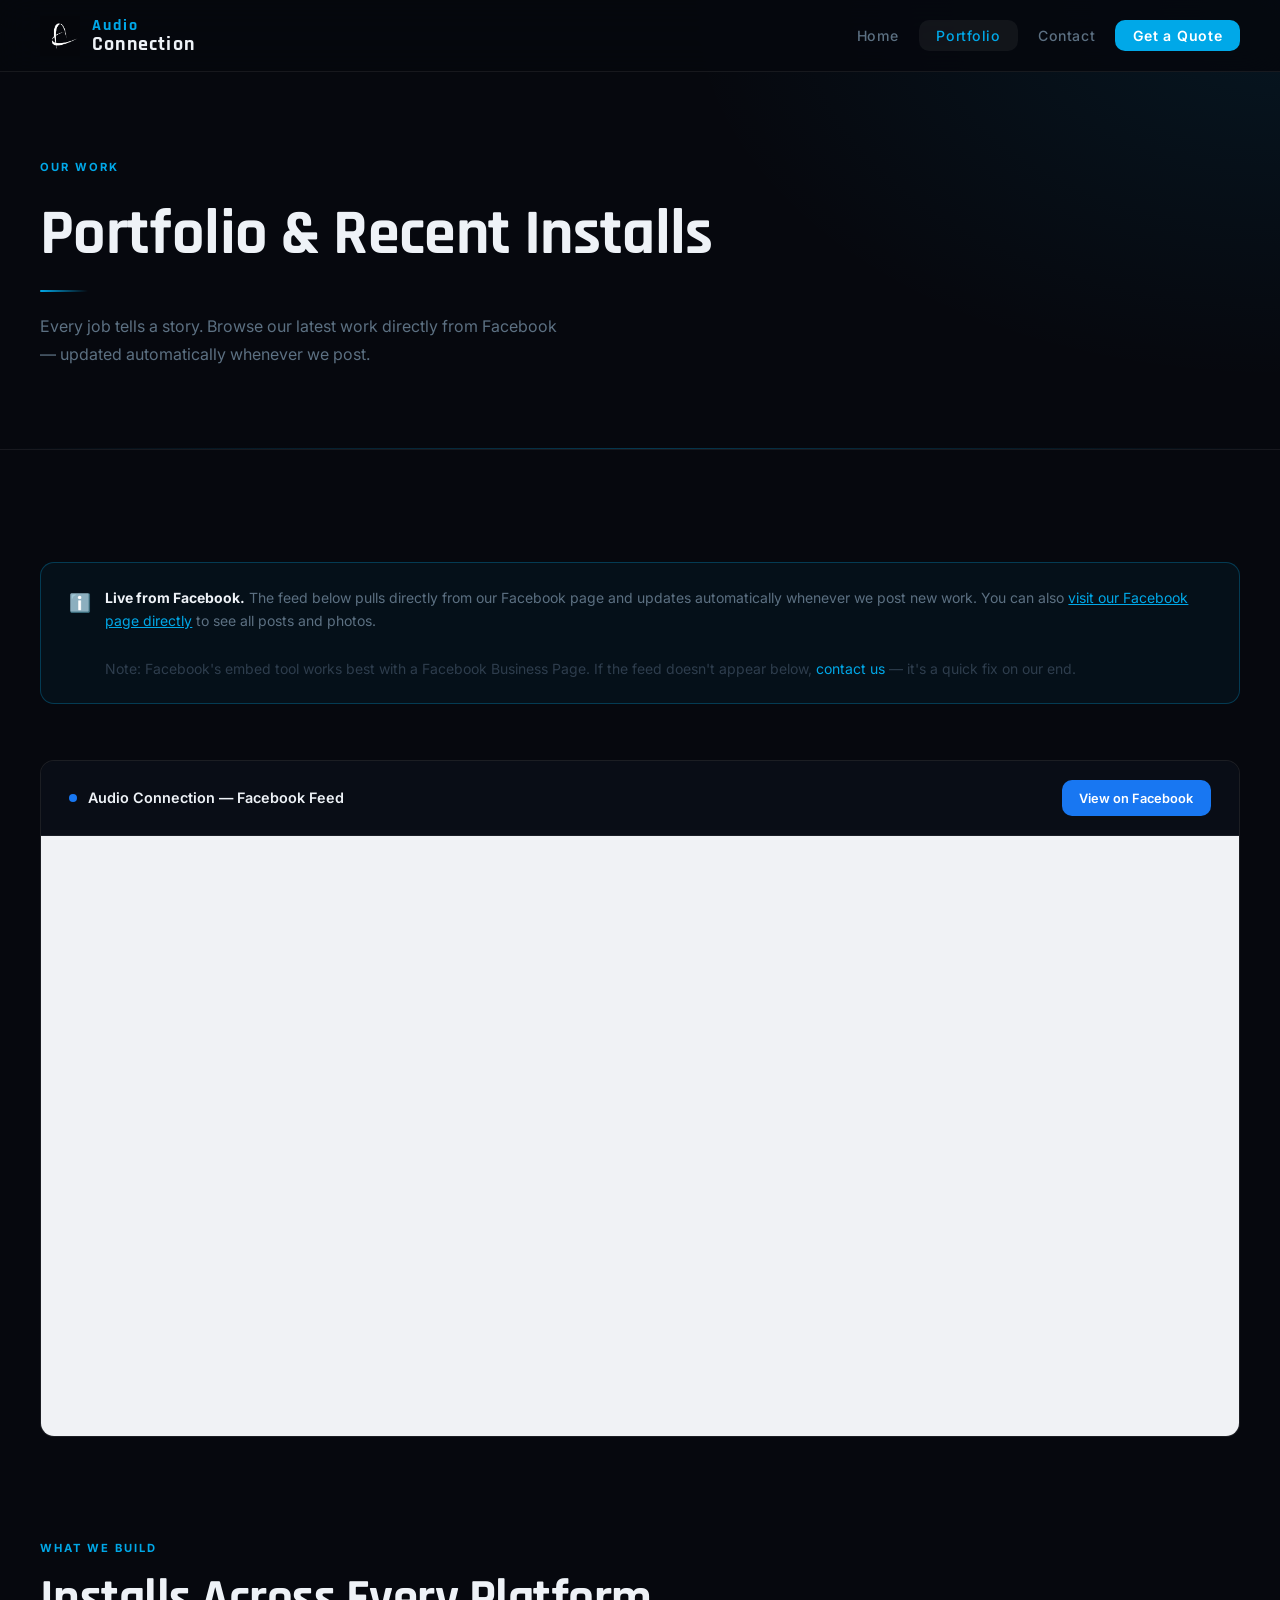
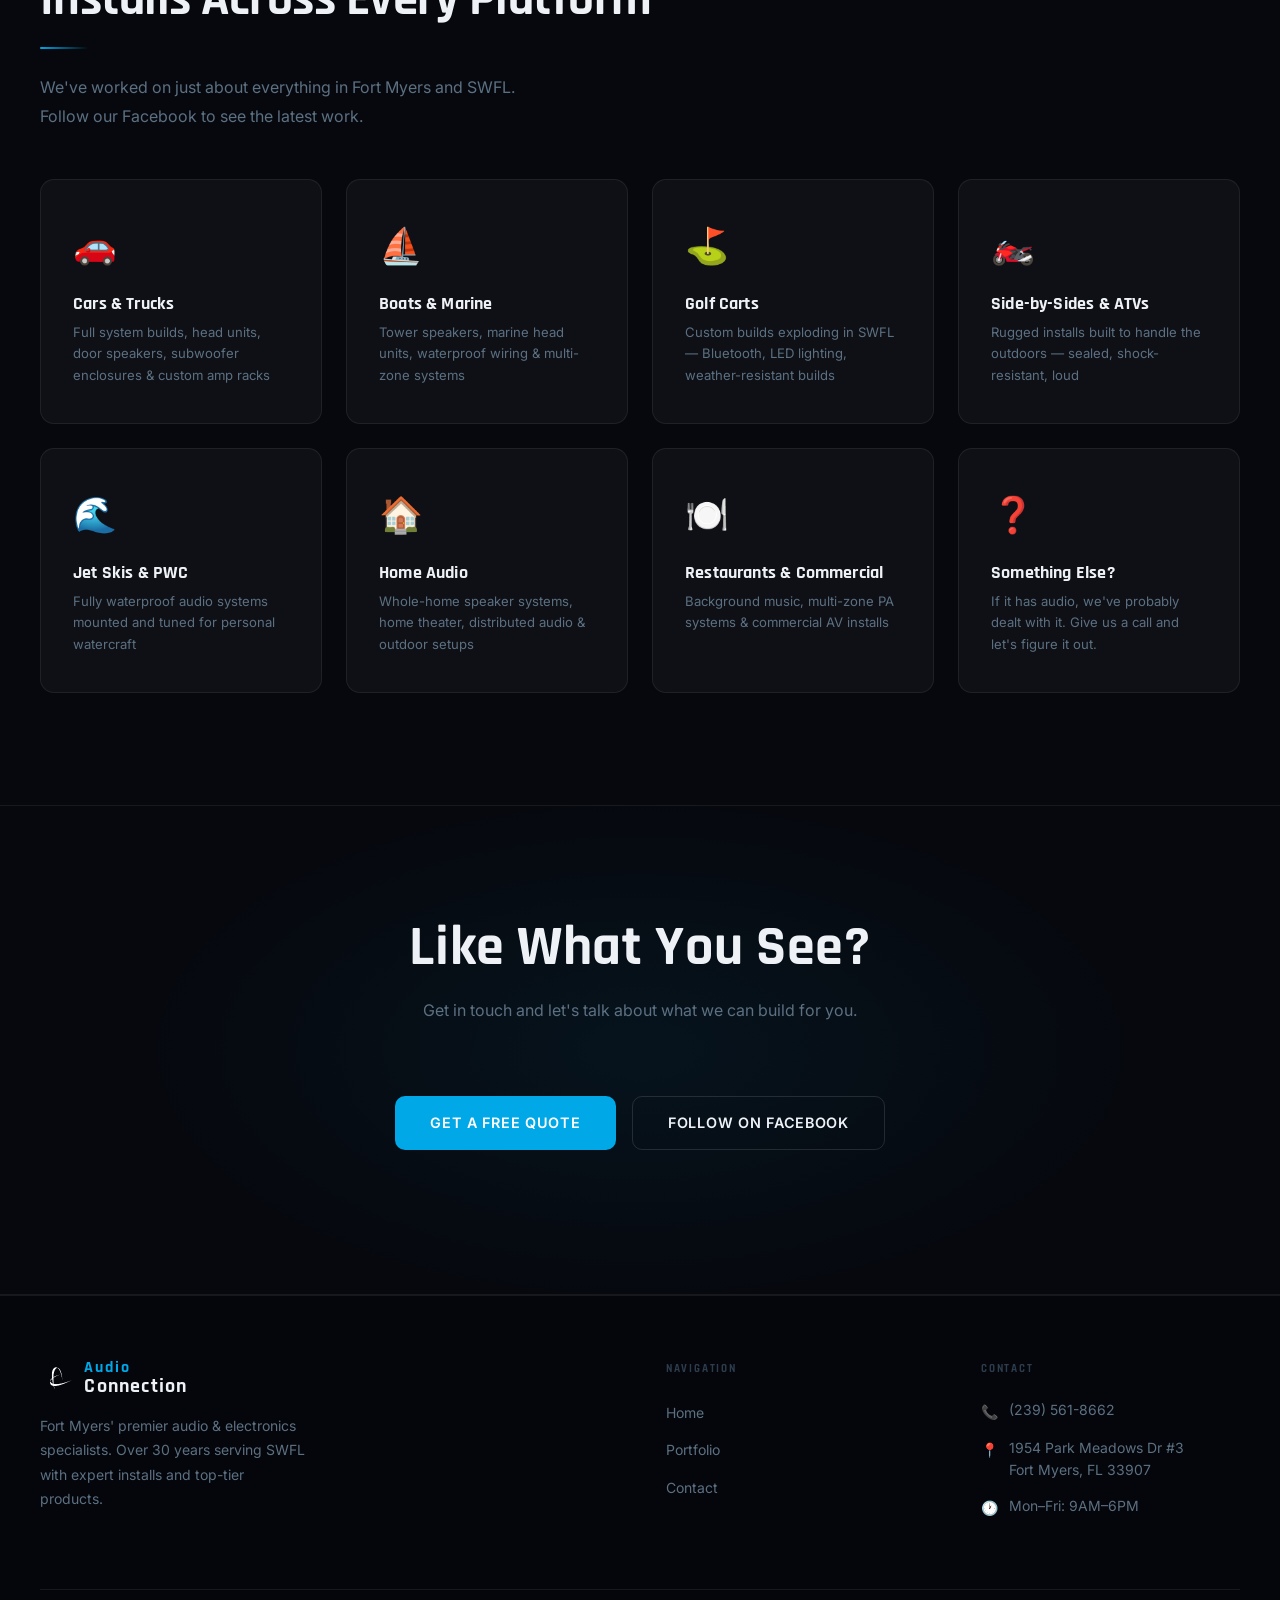
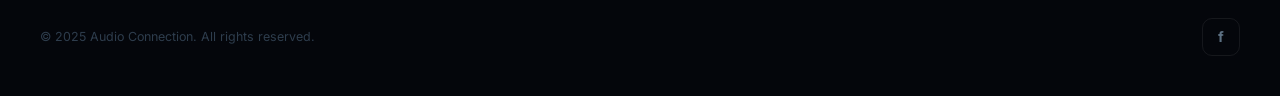
<file: portfolio.html>
<!DOCTYPE html>
<html lang="en">
<head>
  <meta charset="UTF-8" />
  <meta name="viewport" content="width=device-width, initial-scale=1.0" />
  <title>Portfolio | Marine, Golf Cart &amp; Car Audio Installs | Audio Connection</title>
  <meta name="description" content="See our work — marine audio, golf cart audio &amp; custom car audio installs, plus boats, side-by-sides, jet skis, homes and more across Fort Myers and SWFL." />
  <link rel="canonical" href="https://audioconnectionfla.com/portfolio.html" />

  <!-- Open Graph -->
  <meta property="og:type" content="website" />
  <meta property="og:site_name" content="Audio Connection" />
  <meta property="og:title" content="Portfolio | Marine, Golf Cart &amp; Car Audio Installs | Audio Connection" />
  <meta property="og:description" content="See our work — marine audio, golf cart audio &amp; custom car audio installs, plus boats, side-by-sides, jet skis, homes and more across Fort Myers and SWFL." />
  <meta property="og:url" content="https://audioconnectionfla.com/portfolio.html" />
  <meta property="og:image" content="https://audioconnectionfla.com/logo.png" />
  <meta name="twitter:card" content="summary_large_image" />
  <meta name="twitter:title" content="Portfolio | Marine, Golf Cart &amp; Car Audio Installs | Audio Connection" />
  <meta name="twitter:description" content="See our work — marine audio, golf cart audio &amp; custom car audio installs, plus boats, side-by-sides, jet skis, homes and more across Fort Myers and SWFL." />
  <meta name="twitter:image" content="https://audioconnectionfla.com/logo.png" />

  <link rel="stylesheet" href="styles.css" />
  <link rel="icon" href="data:image/svg+xml,<svg xmlns='http://www.w3.org/2000/svg' viewBox='0 0 100 100'><text y='.9em' font-size='90'>🔊</text></svg>" />

  <script type="application/ld+json">
  {
    "@context": "https://schema.org",
    "@type": ["LocalBusiness", "ElectronicsStore"],
    "name": "Audio Connection",
    "image": "https://audioconnectionfla.com/logo.png",
    "url": "https://audioconnectionfla.com/",
    "telephone": "+1-239-561-8662",
    "priceRange": "$$",
    "address": {
      "@type": "PostalAddress",
      "streetAddress": "1954 Park Meadows Dr #3",
      "addressLocality": "Fort Myers",
      "addressRegion": "FL",
      "postalCode": "33907",
      "addressCountry": "US"
    },
    "openingHoursSpecification": [
      {
        "@type": "OpeningHoursSpecification",
        "dayOfWeek": ["Monday", "Tuesday", "Wednesday", "Thursday", "Friday"],
        "opens": "09:00",
        "closes": "18:00"
      }
    ],
    "areaServed": [
      { "@type": "City", "name": "Fort Myers" },
      { "@type": "City", "name": "Cape Coral" },
      { "@type": "City", "name": "Naples" },
      { "@type": "City", "name": "Bonita Springs" },
      { "@type": "City", "name": "Estero" },
      { "@type": "City", "name": "Sanibel" },
      { "@type": "City", "name": "Lehigh Acres" }
    ],
    "sameAs": [
      "https://www.facebook.com/people/Audio-Connection/100057178401418/"
    ]
  }
  </script>
</head>
<body>

  <!-- NAV -->
  <nav>
    <div class="nav-inner">
      <a href="index.html" class="nav-logo">
        <img src="logo.png" alt="Audio Connection logo" class="nav-logo-img" />
        <div class="nav-logo-text">
          <span class="top">Audio</span>
          <span class="bottom">Connection</span>
        </div>
      </a>
      <button class="hamburger" aria-label="Toggle menu">
        <span></span><span></span><span></span>
      </button>
      <ul class="nav-links">
        <li><a href="index.html">Home</a></li>
        <li><a href="portfolio.html">Portfolio</a></li>
        <li><a href="contact.html">Contact</a></li>
        <li><a href="contact.html" class="nav-cta">Get a Quote</a></li>
      </ul>
    </div>
  </nav>

  <!-- PAGE HERO -->
  <div class="page-hero">
    <div class="page-hero-inner">
      <span class="section-label">Our Work</span>
      <h1 style="font-size:clamp(2.4rem,5.5vw,4rem); margin:0.6rem 0 0.5rem; letter-spacing:-0.01em;">Portfolio &amp; Recent Installs</h1>
      <div class="accent-line"></div>
      <p style="color:var(--text-secondary); font-size:1rem; max-width:520px; line-height:1.8; margin-top:1.25rem;">
        Every job tells a story. Browse our latest work directly from Facebook — updated automatically whenever we post.
      </p>
    </div>
  </div>

  <!-- PORTFOLIO MAIN -->
  <section class="portfolio-section">
    <div class="container">

      <div class="fb-notice fade-in">
        <div class="fb-notice-icon">ℹ️</div>
        <p>
          <strong>Live from Facebook.</strong> The feed below pulls directly from our Facebook page and updates automatically whenever we post new work.
          You can also <a href="https://www.facebook.com/people/Audio-Connection/100057178401418/" target="_blank" rel="noopener" style="color:var(--accent);text-decoration:underline;">visit our Facebook page directly</a> to see all posts and photos.
          <br /><br />
          <span style="color:var(--text-muted);">Note: Facebook's embed tool works best with a Facebook Business Page. If the feed doesn't appear below, <a href="contact.html" style="color:var(--accent);">contact us</a> — it's a quick fix on our end.</span>
        </p>
      </div>

      <!-- Facebook Page Plugin embed -->
      <div class="fb-embed-wrapper fade-in fade-in-delay-1">
        <div class="fb-embed-header">
          <div class="fb-embed-title">
            <div class="fb-dot"></div>
            Audio Connection — Facebook Feed
          </div>
          <a href="https://www.facebook.com/people/Audio-Connection/100057178401418/" target="_blank" rel="noopener" class="fb-link-btn">
            View on Facebook
          </a>
        </div>
        <div class="fb-embed-body">
          <div id="fb-root"></div>
          <div
            class="fb-page"
            data-href="https://www.facebook.com/people/Audio-Connection/100057178401418/"
            data-tabs="timeline"
            data-width="800"
            data-height="700"
            data-small-header="true"
            data-adapt-container-width="true"
            data-hide-cover="false"
            data-show-facepile="false"
          ></div>
        </div>
      </div>

      <!-- Categories -->
      <div style="margin-top:6rem;">
        <span class="section-label fade-in">What We Build</span>
        <h2 class="section-title fade-in fade-in-delay-1">Installs Across Every Platform</h2>
        <div class="accent-line fade-in fade-in-delay-1"></div>
        <p class="section-subtitle fade-in fade-in-delay-2" style="margin-top:1.5rem;">
          We've worked on just about everything in Fort Myers and SWFL. Follow our Facebook to see the latest work.
        </p>

        <div class="services-grid" style="margin-top:3rem;">
          <a href="car-audio.html" class="service-card fade-in fade-in-delay-1">
            <span class="service-icon">🚗</span>
            <h3>Cars &amp; Trucks</h3>
            <p>Full system builds, head units, door speakers, subwoofer enclosures &amp; custom amp racks</p>
          </a>
          <a href="marine-audio.html" class="service-card fade-in fade-in-delay-2">
            <span class="service-icon">⛵</span>
            <h3>Boats &amp; Marine</h3>
            <p>Tower speakers, marine head units, waterproof wiring &amp; multi-zone systems</p>
          </a>
          <a href="golf-cart-audio.html" class="service-card fade-in fade-in-delay-3">
            <span class="service-icon">⛳</span>
            <h3>Golf Carts</h3>
            <p>Custom builds exploding in SWFL — Bluetooth, LED lighting, weather-resistant builds</p>
          </a>
          <div class="service-card fade-in fade-in-delay-4">
            <span class="service-icon">🏍️</span>
            <h3>Side-by-Sides &amp; ATVs</h3>
            <p>Rugged installs built to handle the outdoors — sealed, shock-resistant, loud</p>
          </div>
          <div class="service-card fade-in fade-in-delay-1">
            <span class="service-icon">🌊</span>
            <h3>Jet Skis &amp; PWC</h3>
            <p>Fully waterproof audio systems mounted and tuned for personal watercraft</p>
          </div>
          <div class="service-card fade-in fade-in-delay-2">
            <span class="service-icon">🏠</span>
            <h3>Home Audio</h3>
            <p>Whole-home speaker systems, home theater, distributed audio &amp; outdoor setups</p>
          </div>
          <div class="service-card fade-in fade-in-delay-3">
            <span class="service-icon">🍽️</span>
            <h3>Restaurants &amp; Commercial</h3>
            <p>Background music, multi-zone PA systems &amp; commercial AV installs</p>
          </div>
          <div class="service-card fade-in fade-in-delay-4">
            <span class="service-icon">❓</span>
            <h3>Something Else?</h3>
            <p>If it has audio, we've probably dealt with it. Give us a call and let's figure it out.</p>
          </div>
        </div>
      </div>

    </div>
  </section>

  <!-- CTA -->
  <section class="cta-section">
    <div class="container">
      <h2 class="fade-in">Like What You See?</h2>
      <p class="fade-in fade-in-delay-1">Get in touch and let's talk about what we can build for you.</p>
      <div class="hero-actions" style="justify-content:center;">
        <a href="contact.html" class="btn btn-primary fade-in fade-in-delay-2">Get a Free Quote</a>
        <a href="https://www.facebook.com/people/Audio-Connection/100057178401418/" target="_blank" rel="noopener" class="btn btn-secondary fade-in fade-in-delay-3">Follow on Facebook</a>
      </div>
    </div>
  </section>

  <!-- FOOTER -->
  <footer>
    <div class="footer-inner">
      <div class="footer-grid">
        <div class="footer-brand">
          <a href="index.html" class="nav-logo" style="gap:0.65rem;">
            <img src="logo.png" alt="Audio Connection" class="nav-logo-img" style="height:34px;" />
            <div class="nav-logo-text">
              <span class="top">Audio</span>
              <span class="bottom">Connection</span>
            </div>
          </a>
          <p>Fort Myers' premier audio &amp; electronics specialists. Over 30 years serving SWFL with expert installs and top-tier products.</p>
        </div>
        <div>
          <div class="footer-heading">Navigation</div>
          <ul class="footer-links">
            <li><a href="index.html">Home</a></li>
            <li><a href="portfolio.html">Portfolio</a></li>
            <li><a href="contact.html">Contact</a></li>
          </ul>
        </div>
        <div>
          <div class="footer-heading">Contact</div>
          <div class="footer-contact-item">
            <span>📞</span>
            <a href="tel:+12395618662">(239) 561-8662</a>
          </div>
          <div class="footer-contact-item">
            <span>📍</span>
            <span>1954 Park Meadows Dr #3<br />Fort Myers, FL 33907</span>
          </div>
          <div class="footer-contact-item">
            <span>🕐</span>
            <span>Mon–Fri: 9AM–6PM</span>
          </div>
        </div>
      </div>
      <div class="footer-bottom">
        <p>&copy; 2025 Audio Connection. All rights reserved.</p>
        <div class="social-links">
          <a href="https://www.facebook.com/people/Audio-Connection/100057178401418/" target="_blank" rel="noopener" class="social-link" title="Facebook">f</a>
        </div>
      </div>
    </div>
  </footer>

  <script async defer crossorigin="anonymous"
    src="https://connect.facebook.net/en_US/sdk.js#xfbml=1&version=v19.0">
  </script>
  <script src="script.js"></script>
</body>
</html>
</file>
<file: styles.css>
@import url('https://fonts.googleapis.com/css2?family=Rajdhani:wght@400;500;600;700&family=Inter:wght@300;400;500;600&display=swap');

:root {
  --bg-primary:     #06080e;
  --bg-secondary:   #090d16;
  --bg-card:        rgba(255, 255, 255, 0.035);
  --bg-card-hover:  rgba(14, 165, 233, 0.07);
  --accent:         #00a8e8;
  --accent-dark:    #0086ba;
  --accent-bright:  #38c5f5;
  --accent-glow:    rgba(0, 168, 232, 0.13);
  --accent-glow-lg: rgba(0, 168, 232, 0.06);
  --silver:         #8fa3b8;
  --text-primary:   #eef2f7;
  --text-secondary: #5c7082;
  --text-muted:     #2e3d4d;
  --border:         rgba(255, 255, 255, 0.07);
  --border-accent:  rgba(0, 168, 232, 0.28);
  --nav-height:     72px;
  --radius:         14px;
  --radius-sm:      10px;
  --transition:     0.28s cubic-bezier(0.4, 0, 0.2, 1);
}

*, *::before, *::after { box-sizing: border-box; margin: 0; padding: 0; }

html { scroll-behavior: smooth; }

body {
  background-color: var(--bg-primary);
  color: var(--text-primary);
  font-family: 'Inter', sans-serif;
  font-size: 16px;
  line-height: 1.65;
  overflow-x: hidden;
  -webkit-font-smoothing: antialiased;
}

h1, h2, h3, h4, h5, h6 {
  font-family: 'Rajdhani', sans-serif;
  font-weight: 700;
  line-height: 1.08;
  letter-spacing: 0.01em;
}

a { color: inherit; text-decoration: none; }
img { max-width: 100%; display: block; }

/* ─── NAV ─────────────────────────────────────────────── */

nav {
  position: fixed;
  top: 0; left: 0; right: 0;
  z-index: 1000;
  height: var(--nav-height);
  background: rgba(6, 8, 14, 0.85);
  backdrop-filter: blur(18px);
  -webkit-backdrop-filter: blur(18px);
  border-bottom: 1px solid var(--border);
  display: flex;
  align-items: center;
  padding: 0 2.5rem;
  transition: background var(--transition);
}

nav.scrolled { background: rgba(6, 8, 14, 0.97); }

.nav-inner {
  width: 100%;
  max-width: 1200px;
  margin: 0 auto;
  display: flex;
  align-items: center;
  justify-content: space-between;
}

.nav-logo {
  display: flex;
  align-items: center;
  gap: 0.75rem;
}

.nav-logo-img {
  height: 40px;
  width: auto;
  filter: invert(1);
  mix-blend-mode: screen;
}

.nav-logo-text {
  font-family: 'Rajdhani', sans-serif;
  font-size: 1.25rem;
  font-weight: 700;
  letter-spacing: 0.06em;
  line-height: 1;
}

.nav-logo-text .top { display: block; font-size: 1rem; color: var(--accent); letter-spacing: 0.12em; }
.nav-logo-text .bottom { display: block; color: var(--text-primary); }

.nav-links {
  display: flex;
  align-items: center;
  gap: 0.15rem;
  list-style: none;
}

.nav-links a {
  padding: 0.45rem 1.1rem;
  border-radius: var(--radius-sm);
  font-size: 0.88rem;
  font-weight: 500;
  color: var(--text-secondary);
  transition: color var(--transition), background var(--transition);
  letter-spacing: 0.04em;
}

.nav-links a:hover, .nav-links a.active {
  color: var(--text-primary);
  background: rgba(255,255,255,0.05);
}

.nav-links a.active { color: var(--accent); }

.nav-cta {
  background: var(--accent) !important;
  color: #fff !important;
  font-weight: 600 !important;
  letter-spacing: 0.05em !important;
}
.nav-cta:hover {
  background: var(--accent-dark) !important;
  box-shadow: 0 4px 20px rgba(0,168,232,0.35) !important;
  color: #fff !important;
}

.hamburger {
  display: none;
  flex-direction: column;
  gap: 5px;
  cursor: pointer;
  padding: 4px;
  background: none;
  border: none;
}
.hamburger span {
  display: block; width: 24px; height: 2px;
  background: var(--text-primary); border-radius: 2px;
  transition: all 0.3s;
}
.hamburger.open span:nth-child(1) { transform: translateY(7px) rotate(45deg); }
.hamburger.open span:nth-child(2) { opacity: 0; }
.hamburger.open span:nth-child(3) { transform: translateY(-7px) rotate(-45deg); }

/* ─── HERO ────────────────────────────────────────────── */

.hero {
  min-height: 100vh;
  padding-top: var(--nav-height);
  display: flex;
  align-items: center;
  position: relative;
  overflow: hidden;
}

.hero-bg {
  position: absolute; inset: 0;
  background:
    /* Vertical fade: photo visible top ~55%, then solid dark below */
    linear-gradient(to bottom,
      rgba(6,8,14,0.55) 0%,
      rgba(6,8,14,0.72) 40%,
      rgba(6,8,14,0.94) 55%,
      #06080e 65%
    ),
    /* Left-side darkener so text stays readable */
    linear-gradient(to right,
      rgba(6,8,14,0.92) 0%,
      rgba(6,8,14,0.78) 28%,
      rgba(6,8,14,0.3) 55%,
      rgba(6,8,14,0.1) 100%
    ),
    /* Boat photo */
    url('hero-boat.png') center 62% / cover no-repeat,
    /* Fallback base */
    #06080e;
}

.hero-grid {
  position: absolute; inset: 0;
  background-image:
    linear-gradient(rgba(255,255,255,0.018) 1px, transparent 1px),
    linear-gradient(90deg, rgba(255,255,255,0.018) 1px, transparent 1px);
  background-size: 72px 72px;
  mask-image: radial-gradient(ellipse 80% 80% at center, black 0%, transparent 75%);
}

/* Glowing horizontal line accent */
.hero-bg::after {
  content: '';
  position: absolute;
  left: 0; right: 0;
  top: 55%;
  height: 1px;
  background: linear-gradient(90deg, transparent 0%, rgba(0,168,232,0.2) 35%, rgba(0,168,232,0.2) 65%, transparent 100%);
}

.hero-content {
  position: relative; z-index: 1;
  width: 100%; max-width: 1200px;
  margin: 0 auto;
  padding: 5rem 2.5rem;
}

.hero-badge {
  display: inline-flex;
  align-items: center;
  gap: 0.6rem;
  background: rgba(0,168,232,0.08);
  border: 1px solid var(--border-accent);
  color: var(--accent);
  font-size: 0.72rem;
  font-weight: 600;
  letter-spacing: 0.14em;
  text-transform: uppercase;
  padding: 0.45rem 1.1rem;
  border-radius: 100px;
  margin-bottom: 2rem;
}

.hero-badge::before {
  content: '';
  width: 6px; height: 6px;
  border-radius: 50%;
  background: var(--accent);
  box-shadow: 0 0 8px var(--accent);
  animation: pulse 2.2s infinite;
}

@keyframes pulse {
  0%, 100% { opacity: 1; transform: scale(1); }
  50%       { opacity: 0.4; transform: scale(0.75); }
}

.hero-title {
  font-size: clamp(3rem, 7.5vw, 6rem);
  line-height: 0.97;
  margin-bottom: 1.5rem;
  max-width: 820px;
  letter-spacing: -0.01em;
}

.hero-title .accent {
  background: linear-gradient(135deg, var(--accent) 0%, var(--accent-bright) 100%);
  -webkit-background-clip: text;
  -webkit-text-fill-color: transparent;
  background-clip: text;
}

.hero-title .line2 {
  display: block;
  color: var(--silver);
  font-weight: 500;
  font-size: 0.72em;
  letter-spacing: 0.04em;
  margin-top: 0.2rem;
}

.hero-subtitle {
  font-size: 1.05rem;
  color: var(--text-secondary);
  max-width: 480px;
  margin-bottom: 2.75rem;
  line-height: 1.75;
  font-weight: 400;
}

.hero-actions {
  display: flex;
  gap: 1rem;
  flex-wrap: wrap;
  margin-top: 4.5rem;
  margin-bottom: 2rem;
}

/* ─── BUTTONS ─────────────────────────────────────────── */

.btn {
  display: inline-flex;
  align-items: center;
  gap: 0.5rem;
  padding: 0.9rem 2.2rem;
  border-radius: var(--radius-sm);
  font-size: 0.9rem;
  font-weight: 600;
  cursor: pointer;
  border: none;
  transition: all var(--transition);
  letter-spacing: 0.05em;
  font-family: 'Inter', sans-serif;
  text-transform: uppercase;
}

.btn-primary {
  background: var(--accent);
  color: #fff;
}
.btn-primary:hover {
  background: var(--accent-dark);
  transform: translateY(-2px);
  box-shadow: 0 10px 30px rgba(0,168,232,0.35);
}

.btn-secondary {
  background: transparent;
  color: var(--text-primary);
  border: 1px solid rgba(255,255,255,0.12);
}
.btn-secondary:hover {
  border-color: var(--accent);
  color: var(--accent);
  transform: translateY(-2px);
  background: rgba(0,168,232,0.05);
}

.hero-stats {
  display: flex;
  gap: 3.5rem;
  margin-top: 4.5rem;
  padding-top: 3rem;
  border-top: 1px solid var(--border);
  flex-wrap: wrap;
}

.stat-number {
  font-family: 'Rajdhani', sans-serif;
  font-size: 2.6rem;
  font-weight: 700;
  background: linear-gradient(135deg, var(--accent) 0%, var(--accent-bright) 100%);
  -webkit-background-clip: text;
  -webkit-text-fill-color: transparent;
  background-clip: text;
  line-height: 1;
}

.stat-label {
  font-size: 0.72rem;
  color: var(--text-secondary);
  text-transform: uppercase;
  letter-spacing: 0.1em;
  margin-top: 0.4rem;
  font-weight: 500;
}

/* ─── SECTION BASE ────────────────────────────────────── */

section { padding: 7rem 2.5rem; }

.container { max-width: 1200px; margin: 0 auto; }

.section-label {
  display: inline-block;
  font-size: 0.7rem;
  font-weight: 700;
  text-transform: uppercase;
  letter-spacing: 0.18em;
  color: var(--accent);
  margin-bottom: 0.9rem;
}

.section-title {
  font-size: clamp(2rem, 4.5vw, 3.2rem);
  margin-bottom: 1.1rem;
  letter-spacing: -0.01em;
}

.section-subtitle {
  color: var(--text-secondary);
  font-size: 1rem;
  max-width: 520px;
  line-height: 1.8;
  font-weight: 400;
}

/* ─── ABOUT ───────────────────────────────────────────── */

.about { background: var(--bg-secondary); }

.about-grid {
  display: grid;
  grid-template-columns: 1fr 1fr;
  gap: 5rem;
  align-items: center;
}

.about-features {
  display: flex;
  flex-direction: column;
  gap: 1.5rem;
  margin-top: 2.75rem;
}

.about-feature {
  display: flex;
  gap: 1.1rem;
  align-items: flex-start;
  padding: 1.4rem 1.5rem;
  border-radius: var(--radius);
  border: 1px solid var(--border);
  background: var(--bg-card);
  transition: border-color var(--transition), background var(--transition);
}

.about-feature:hover {
  border-color: var(--border-accent);
  background: var(--bg-card-hover);
}

.about-feature-icon {
  width: 42px; height: 42px;
  background: rgba(0,168,232,0.1);
  border: 1px solid var(--border-accent);
  border-radius: var(--radius-sm);
  display: flex; align-items: center; justify-content: center;
  font-size: 1.1rem;
  flex-shrink: 0;
}

.about-feature-text h4 {
  font-size: 0.95rem;
  font-weight: 600;
  margin-bottom: 0.25rem;
  font-family: 'Inter', sans-serif;
  color: var(--text-primary);
}

.about-feature-text p {
  font-size: 0.85rem;
  color: var(--text-secondary);
  line-height: 1.65;
}

.about-visual {
  display: grid;
  grid-template-columns: 1fr 1fr;
  grid-auto-rows: 1fr;
  gap: 1.25rem;
  align-items: stretch;
}

.about-card {
  background: var(--bg-card);
  border: 1px solid var(--border);
  border-radius: var(--radius);
  padding: 2rem 1.75rem;
  transition: border-color var(--transition), transform var(--transition), box-shadow var(--transition);
}

.about-card:hover {
  border-color: var(--border-accent);
  transform: translateY(-3px);
  box-shadow: 0 16px 48px rgba(0,0,0,0.5), 0 0 24px rgba(0,168,232,0.06);
}

.about-card-icon { font-size: 2rem; margin-bottom: 0.9rem; }

.about-card h3 { font-size: 1.25rem; margin-bottom: 0.3rem; }

.about-card p { font-size: 0.82rem; color: var(--text-secondary); line-height: 1.6; }

/* ─── SERVICES ────────────────────────────────────────── */

.services-grid {
  display: grid;
  grid-template-columns: repeat(4, 1fr);
  gap: 1.5rem;
  margin-top: 3.5rem;
}

.service-card {
  background: var(--bg-card);
  border: 1px solid var(--border);
  border-radius: var(--radius);
  padding: 2.25rem 2rem;
  transition: all var(--transition);
  cursor: default;
  position: relative;
  overflow: hidden;
  display: block;
}

a.service-card { cursor: pointer; }

.service-card::before {
  content: '';
  position: absolute;
  inset: 0;
  background: linear-gradient(135deg, rgba(0,168,232,0.06) 0%, transparent 60%);
  opacity: 0;
  transition: opacity var(--transition);
}

.service-card:hover::before { opacity: 1; }

.service-card:hover {
  border-color: var(--border-accent);
  transform: translateY(-4px);
  box-shadow: 0 20px 60px rgba(0,0,0,0.5), 0 0 30px rgba(0,168,232,0.07);
}

.service-icon {
  font-size: 2.2rem;
  margin-bottom: 1.25rem;
  display: block;
}

.service-card h3 {
  font-size: 1.15rem;
  margin-bottom: 0.5rem;
  color: var(--text-primary);
}

.service-card p {
  font-size: 0.82rem;
  color: var(--text-secondary);
  line-height: 1.65;
}

/* ─── JL AUDIO BANNER ─────────────────────────────────── */

.jl-banner {
  background: var(--bg-secondary);
  border-top: 1px solid var(--border);
  border-bottom: 1px solid var(--border);
  padding: 5rem 2.5rem;
  position: relative;
  overflow: hidden;
}

.jl-banner::before {
  content: '';
  position: absolute;
  top: 0; left: 0; right: 0; bottom: 0;
  background: radial-gradient(ellipse 60% 100% at 85% 50%, rgba(0,168,232,0.07) 0%, transparent 65%);
}

.jl-banner-inner {
  max-width: 1200px;
  margin: 0 auto;
  display: flex;
  align-items: center;
  justify-content: space-between;
  gap: 3rem;
  flex-wrap: wrap;
  position: relative;
}

.jl-text h2 {
  font-size: clamp(1.6rem, 3.5vw, 2.4rem);
  margin-bottom: 0.6rem;
}

.jl-text p {
  color: var(--text-secondary);
  font-size: 0.95rem;
  max-width: 480px;
  line-height: 1.75;
}

.jl-badge {
  background: rgba(0,168,232,0.07);
  border: 1px solid var(--border-accent);
  border-radius: var(--radius);
  padding: 2rem 3rem;
  text-align: center;
  flex-shrink: 0;
}

.jl-badge-label {
  font-size: 0.68rem;
  letter-spacing: 0.18em;
  text-transform: uppercase;
  color: var(--text-secondary);
  margin-bottom: 0.4rem;
  font-weight: 600;
}

.jl-badge-title {
  font-family: 'Rajdhani', sans-serif;
  font-size: 2rem;
  font-weight: 700;
  background: linear-gradient(135deg, var(--accent) 0%, var(--accent-bright) 100%);
  -webkit-background-clip: text;
  -webkit-text-fill-color: transparent;
  background-clip: text;
  letter-spacing: 0.08em;
}

.brand-grid {
  display: grid;
  grid-template-columns: repeat(4, 1fr);
  gap: 0.7rem;
  flex-shrink: 0;
}

.brand-badge {
  background: rgba(0,168,232,0.07);
  border: 1px solid var(--border-accent);
  border-radius: var(--radius-sm);
  padding: 0.75rem 1rem;
  text-align: center;
  font-family: 'Rajdhani', sans-serif;
  font-size: 1rem;
  font-weight: 700;
  color: var(--text-primary);
  letter-spacing: 0.08em;
  transition: all var(--transition);
  white-space: nowrap;
}

.brand-badge:hover {
  background: rgba(0,168,232,0.14);
  border-color: var(--accent);
  color: var(--accent);
  transform: translateY(-2px);
  box-shadow: 0 6px 20px rgba(0,168,232,0.12);
}

/* ─── CTA ─────────────────────────────────────────────── */

.cta-section {
  background: var(--bg-primary);
  border-top: 1px solid var(--border);
  border-bottom: 1px solid var(--border);
  text-align: center;
  padding: 7rem 2.5rem;
  position: relative;
  overflow: hidden;
}

.cta-section::before {
  content: '';
  position: absolute;
  inset: 0;
  background: radial-gradient(ellipse 60% 80% at center, rgba(0,168,232,0.07) 0%, transparent 65%);
}

.cta-section .container { position: relative; }

.cta-section h2 {
  font-size: clamp(2.2rem, 4.5vw, 3.5rem);
  margin-bottom: 1.1rem;
}

.cta-section p {
  color: var(--text-secondary);
  font-size: 1rem;
  margin-bottom: 2.5rem;
  max-width: 460px;
  margin-left: auto;
  margin-right: auto;
  line-height: 1.75;
}

/* ─── FOOTER ──────────────────────────────────────────── */

footer {
  background: #04060b;
  border-top: 1px solid var(--border);
  padding: 4rem 2.5rem 2.5rem;
}

.footer-inner { max-width: 1200px; margin: 0 auto; }

.footer-grid {
  display: grid;
  grid-template-columns: 2.2fr 1fr 1fr;
  gap: 3.5rem;
  margin-bottom: 3.5rem;
}

.footer-brand p {
  color: var(--text-secondary);
  font-size: 0.875rem;
  margin-top: 1.1rem;
  max-width: 270px;
  line-height: 1.75;
}

.footer-heading {
  font-family: 'Rajdhani', sans-serif;
  font-size: 0.7rem;
  font-weight: 700;
  text-transform: uppercase;
  letter-spacing: 0.16em;
  color: var(--text-muted);
  margin-bottom: 1.25rem;
}

.footer-links { list-style: none; display: flex; flex-direction: column; gap: 0.7rem; }

.footer-links a {
  color: var(--text-secondary);
  font-size: 0.875rem;
  transition: color var(--transition);
}

.footer-links a:hover { color: var(--accent); }

.footer-contact-item {
  display: flex;
  gap: 0.7rem;
  align-items: flex-start;
  font-size: 0.875rem;
  color: var(--text-secondary);
  margin-bottom: 0.85rem;
  line-height: 1.6;
}

.footer-contact-item span:first-child { flex-shrink: 0; margin-top: 2px; }

.footer-bottom {
  border-top: 1px solid var(--border);
  padding-top: 1.75rem;
  display: flex;
  justify-content: space-between;
  align-items: center;
  flex-wrap: wrap;
  gap: 1rem;
}

.footer-bottom p { font-size: 0.78rem; color: var(--text-muted); }

.social-links { display: flex; gap: 0.75rem; }

.social-link {
  width: 38px; height: 38px;
  border: 1px solid var(--border);
  border-radius: var(--radius-sm);
  display: flex; align-items: center; justify-content: center;
  font-size: 0.9rem;
  color: var(--text-secondary);
  font-weight: 700;
  transition: all var(--transition);
}

.social-link:hover {
  border-color: var(--accent);
  color: var(--accent);
  background: rgba(0,168,232,0.08);
  box-shadow: 0 0 16px rgba(0,168,232,0.15);
}

/* ─── PAGE HERO (inner pages) ─────────────────────────── */

.page-hero {
  padding-top: calc(var(--nav-height) + 5rem);
  padding-bottom: 5rem;
  padding-left: 2.5rem;
  padding-right: 2.5rem;
  background: var(--bg-primary);
  border-bottom: 1px solid var(--border);
  position: relative;
  overflow: hidden;
}

.page-hero::before {
  content: '';
  position: absolute;
  top: 0; right: 0;
  width: 55%; height: 100%;
  background: radial-gradient(ellipse at right top, rgba(0,168,232,0.09) 0%, transparent 60%);
}

.page-hero::after {
  content: '';
  position: absolute;
  bottom: 0; left: 0; right: 0;
  height: 1px;
  background: linear-gradient(90deg, transparent, rgba(0,168,232,0.3), transparent);
}

.page-hero-inner { max-width: 1200px; margin: 0 auto; position: relative; }

/* ─── PORTFOLIO ───────────────────────────────────────── */

.portfolio-section { background: var(--bg-primary); }

.fb-embed-wrapper {
  background: rgba(255,255,255,0.02);
  border: 1px solid var(--border);
  border-radius: var(--radius);
  overflow: hidden;
  margin-top: 3.5rem;
}

.fb-embed-header {
  display: flex;
  align-items: center;
  justify-content: space-between;
  padding: 1.2rem 1.75rem;
  border-bottom: 1px solid var(--border);
  background: var(--bg-secondary);
}

.fb-embed-title {
  display: flex;
  align-items: center;
  gap: 0.7rem;
  font-weight: 600;
  font-size: 0.9rem;
}

.fb-dot { width: 8px; height: 8px; background: #1877f2; border-radius: 50%; }

.fb-link-btn {
  display: inline-flex;
  align-items: center;
  gap: 0.4rem;
  background: #1877f2;
  color: white;
  padding: 0.45rem 1.1rem;
  border-radius: var(--radius-sm);
  font-size: 0.8rem;
  font-weight: 600;
  transition: background var(--transition);
}

.fb-link-btn:hover { background: #1558b0; }

.fb-embed-body {
  display: flex;
  justify-content: center;
  padding: 1.75rem;
  background: #f0f2f5;
  min-height: 600px;
}

.fb-notice {
  background: rgba(0,168,232,0.05);
  border: 1px solid var(--border-accent);
  border-radius: var(--radius);
  padding: 1.4rem 1.75rem;
  margin-bottom: 2.5rem;
  display: flex;
  gap: 0.9rem;
  align-items: flex-start;
}

.fb-notice-icon { font-size: 1.1rem; flex-shrink: 0; margin-top: 2px; }

.fb-notice p {
  font-size: 0.875rem;
  color: var(--text-secondary);
  line-height: 1.7;
}

.fb-notice strong { color: var(--text-primary); }

/* ─── CONTACT ─────────────────────────────────────────── */

.contact-grid {
  display: grid;
  grid-template-columns: 1fr 1.5fr;
  gap: 3.5rem;
  margin-top: 3.5rem;
  align-items: stretch;
}

.contact-info-cards {
  display: flex;
  flex-direction: column;
  justify-content: space-between;
}

.contact-card {
  background: var(--bg-card);
  border: 1px solid var(--border);
  border-radius: var(--radius);
  padding: 1.6rem 1.75rem;
  display: flex;
  gap: 1.1rem;
  align-items: flex-start;
  transition: border-color var(--transition), background var(--transition);
}

.contact-card:hover {
  border-color: var(--border-accent);
  background: var(--bg-card-hover);
}

.contact-card-icon {
  width: 44px; height: 44px;
  background: rgba(0,168,232,0.08);
  border: 1px solid var(--border-accent);
  border-radius: var(--radius-sm);
  display: flex; align-items: center; justify-content: center;
  font-size: 1.1rem;
  flex-shrink: 0;
}

.contact-card-body h4 {
  font-size: 0.7rem;
  text-transform: uppercase;
  letter-spacing: 0.12em;
  color: var(--text-muted);
  margin-bottom: 0.35rem;
  font-family: 'Inter', sans-serif;
  font-weight: 700;
}

.contact-card-body p,
.contact-card-body a {
  font-size: 0.95rem;
  color: var(--text-primary);
  line-height: 1.55;
}

.contact-card-body a:hover { color: var(--accent); }

.mobile-badge {
  display: inline-flex;
  align-items: center;
  gap: 0.35rem;
  background: rgba(0,168,232,0.08);
  border: 1px solid var(--border-accent);
  color: var(--accent);
  font-size: 0.68rem;
  font-weight: 700;
  letter-spacing: 0.08em;
  text-transform: uppercase;
  padding: 0.25rem 0.7rem;
  border-radius: 100px;
  margin-top: 0.6rem;
}

/* ─── FORM ────────────────────────────────────────────── */

.contact-form-wrapper {
  background: var(--bg-card);
  border: 1px solid var(--border);
  border-radius: var(--radius);
  padding: 2.75rem;
}

.contact-form-wrapper h3 {
  font-size: 1.75rem;
  margin-bottom: 0.4rem;
}

.contact-form-wrapper > p {
  color: var(--text-secondary);
  font-size: 0.875rem;
  margin-bottom: 2.25rem;
}

.form-row {
  display: grid;
  grid-template-columns: 1fr 1fr;
  gap: 1.25rem;
}

.form-group {
  display: flex;
  flex-direction: column;
  gap: 0.45rem;
  margin-bottom: 1.25rem;
}

.form-group label {
  font-size: 0.7rem;
  font-weight: 700;
  text-transform: uppercase;
  letter-spacing: 0.1em;
  color: var(--text-secondary);
}

.form-group input,
.form-group select,
.form-group textarea {
  background: rgba(255,255,255,0.04);
  border: 1px solid rgba(255,255,255,0.1);
  border-radius: var(--radius-sm);
  padding: 0.8rem 1.1rem;
  color: var(--text-primary);
  font-family: 'Inter', sans-serif;
  font-size: 0.9rem;
  transition: border-color var(--transition), box-shadow var(--transition);
  outline: none;
  width: 100%;
}

.form-group input::placeholder,
.form-group textarea::placeholder {
  color: var(--text-muted);
}

.form-group input:focus,
.form-group select:focus,
.form-group textarea:focus {
  border-color: var(--accent);
  box-shadow: 0 0 0 3px rgba(0,168,232,0.12);
  background: rgba(255,255,255,0.06);
}

.form-group select option { background: #0c1018; }

.form-group textarea { resize: vertical; min-height: 130px; }

.form-submit { width: 100%; padding: 1rem; font-size: 0.9rem; }

.form-note {
  font-size: 0.78rem;
  color: var(--text-muted);
  text-align: center;
  margin-top: 0.9rem;
}

/* ─── MAP ─────────────────────────────────────────────── */

.map-section { padding: 0 2.5rem 7rem; }

.map-wrapper { max-width: 1200px; margin: 0 auto; }

.map-wrapper h3 {
  font-size: 1.75rem;
  margin-bottom: 1.75rem;
}

.map-embed {
  border-radius: var(--radius);
  overflow: hidden;
  border: 1px solid var(--border);
  height: 420px;
  background: var(--bg-card);
}

/* ─── DIVIDER LINE ────────────────────────────────────── */

.accent-line {
  width: 48px;
  height: 2px;
  background: linear-gradient(90deg, var(--accent), transparent);
  margin: 1.25rem 0 0;
  border-radius: 2px;
}

/* ─── SCROLL ANIMATIONS ───────────────────────────────── */

.fade-in {
  opacity: 0;
  transform: translateY(20px);
  transition: opacity 0.65s ease, transform 0.65s ease;
}

.fade-in.visible { opacity: 1; transform: translateY(0); }

.fade-in-delay-1 { transition-delay: 0.08s; }
.fade-in-delay-2 { transition-delay: 0.16s; }
.fade-in-delay-3 { transition-delay: 0.24s; }
.fade-in-delay-4 { transition-delay: 0.32s; }

/* ─── MOBILE ──────────────────────────────────────────── */

@media (max-width: 900px) {
  .about-grid { grid-template-columns: 1fr; }
  .about-visual { display: none; }
  .footer-grid { grid-template-columns: 1fr 1fr; }
  .services-grid { grid-template-columns: repeat(2, 1fr); }
  .brand-grid { grid-template-columns: repeat(2, 1fr); }
  .jl-banner-inner { flex-direction: column; }
  .brand-grid { width: 100%; }
}

@media (max-width: 768px) {
  .hamburger { display: flex; }

  .nav-links {
    position: fixed;
    top: var(--nav-height);
    left: 0; right: 0;
    background: rgba(6, 8, 14, 0.98);
    border-bottom: 1px solid var(--border);
    flex-direction: column;
    align-items: stretch;
    padding: 1rem;
    gap: 0.25rem;
    transform: translateY(-100%);
    opacity: 0;
    pointer-events: none;
    transition: transform 0.3s, opacity 0.3s;
  }

  .nav-links.open { transform: translateY(0); opacity: 1; pointer-events: all; }
  .nav-links a { padding: 0.8rem 1rem; display: block; }

  section { padding: 5rem 1.5rem; }

  .contact-grid { grid-template-columns: 1fr; }
  .form-row { grid-template-columns: 1fr; }

  .hero-stats { gap: 2rem; }

  .jl-banner-inner { flex-direction: column; text-align: center; }
  .jl-text p { margin: 0 auto; }

  .services-grid { grid-template-columns: repeat(2, 1fr); }
  .brand-grid { grid-template-columns: repeat(2, 1fr); }
  .footer-grid { grid-template-columns: 1fr; gap: 2.5rem; }
}

@media (max-width: 520px) {
  section { padding: 4rem 1.25rem; }
  .services-grid { grid-template-columns: 1fr; }
  .brand-grid { grid-template-columns: repeat(2, 1fr); }
  .contact-form-wrapper { padding: 1.75rem 1.5rem; }
  nav { padding: 0 1.5rem; }
}
</file>
